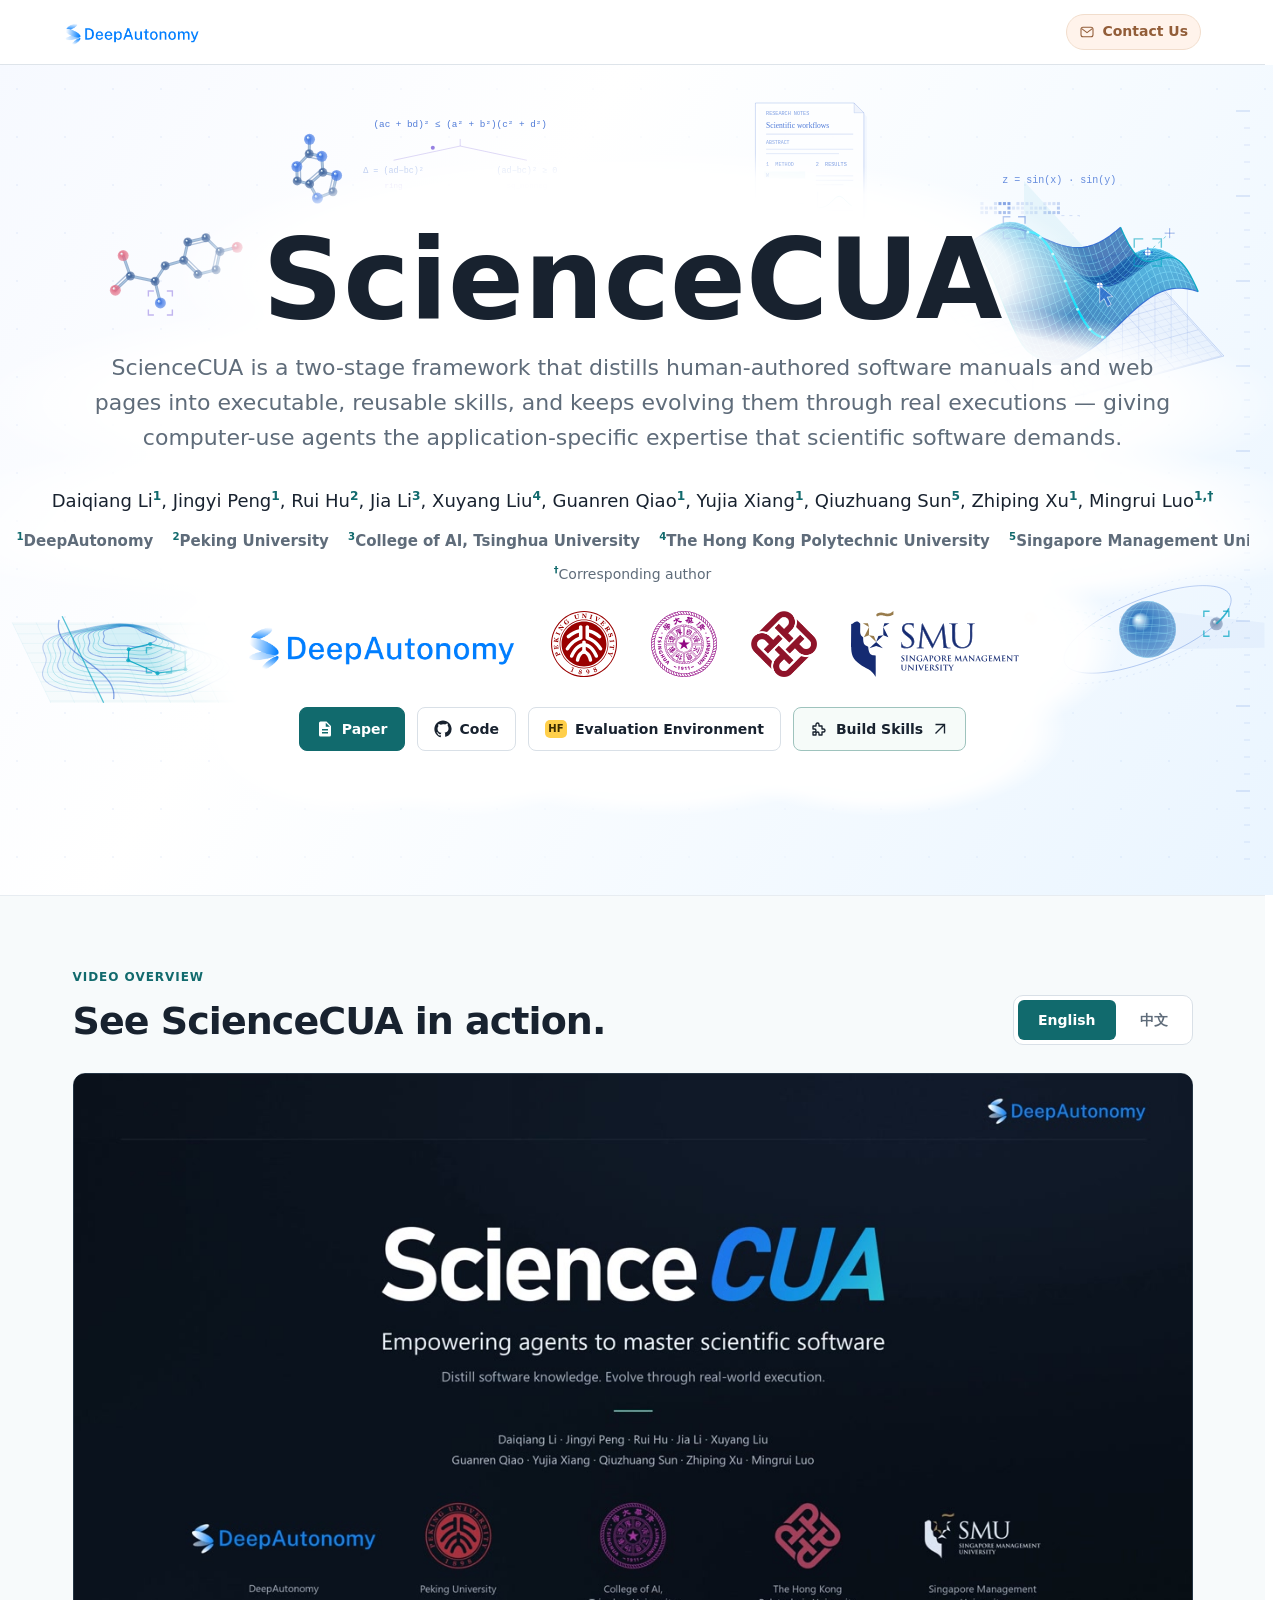
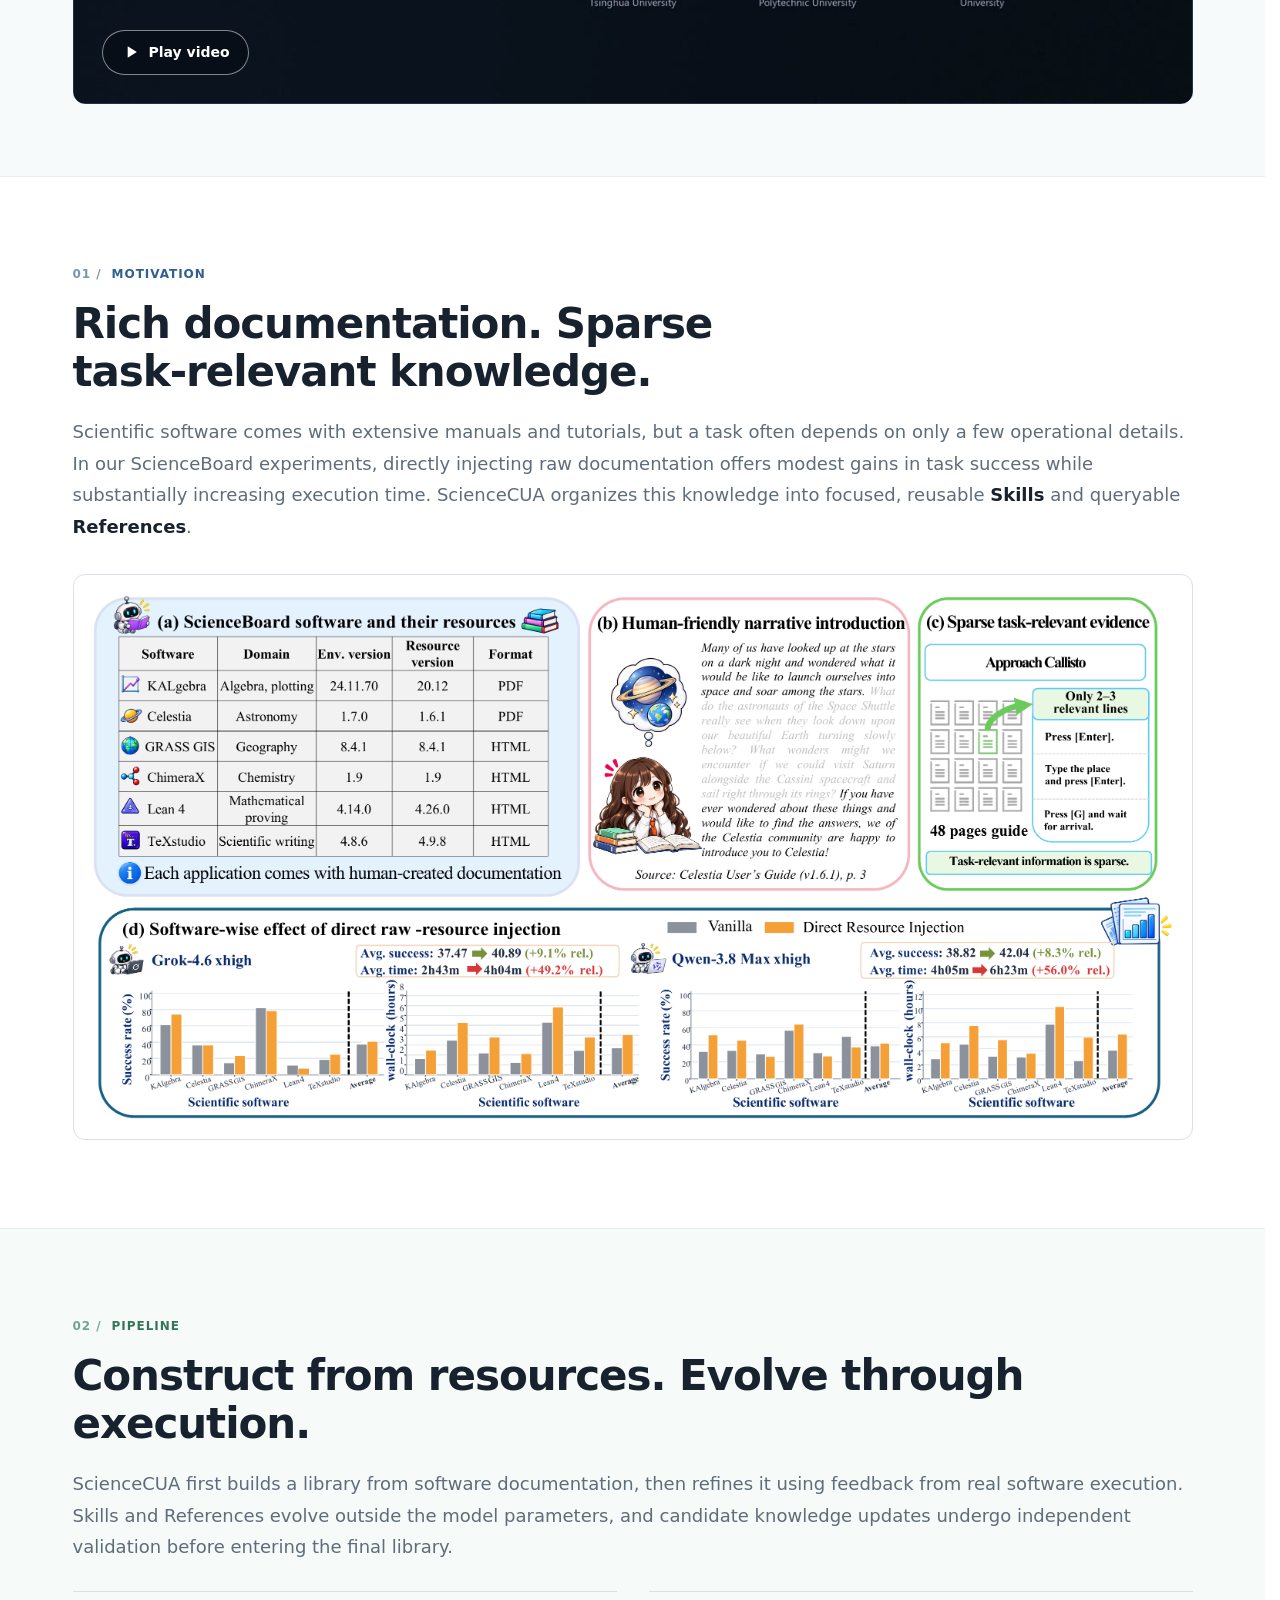
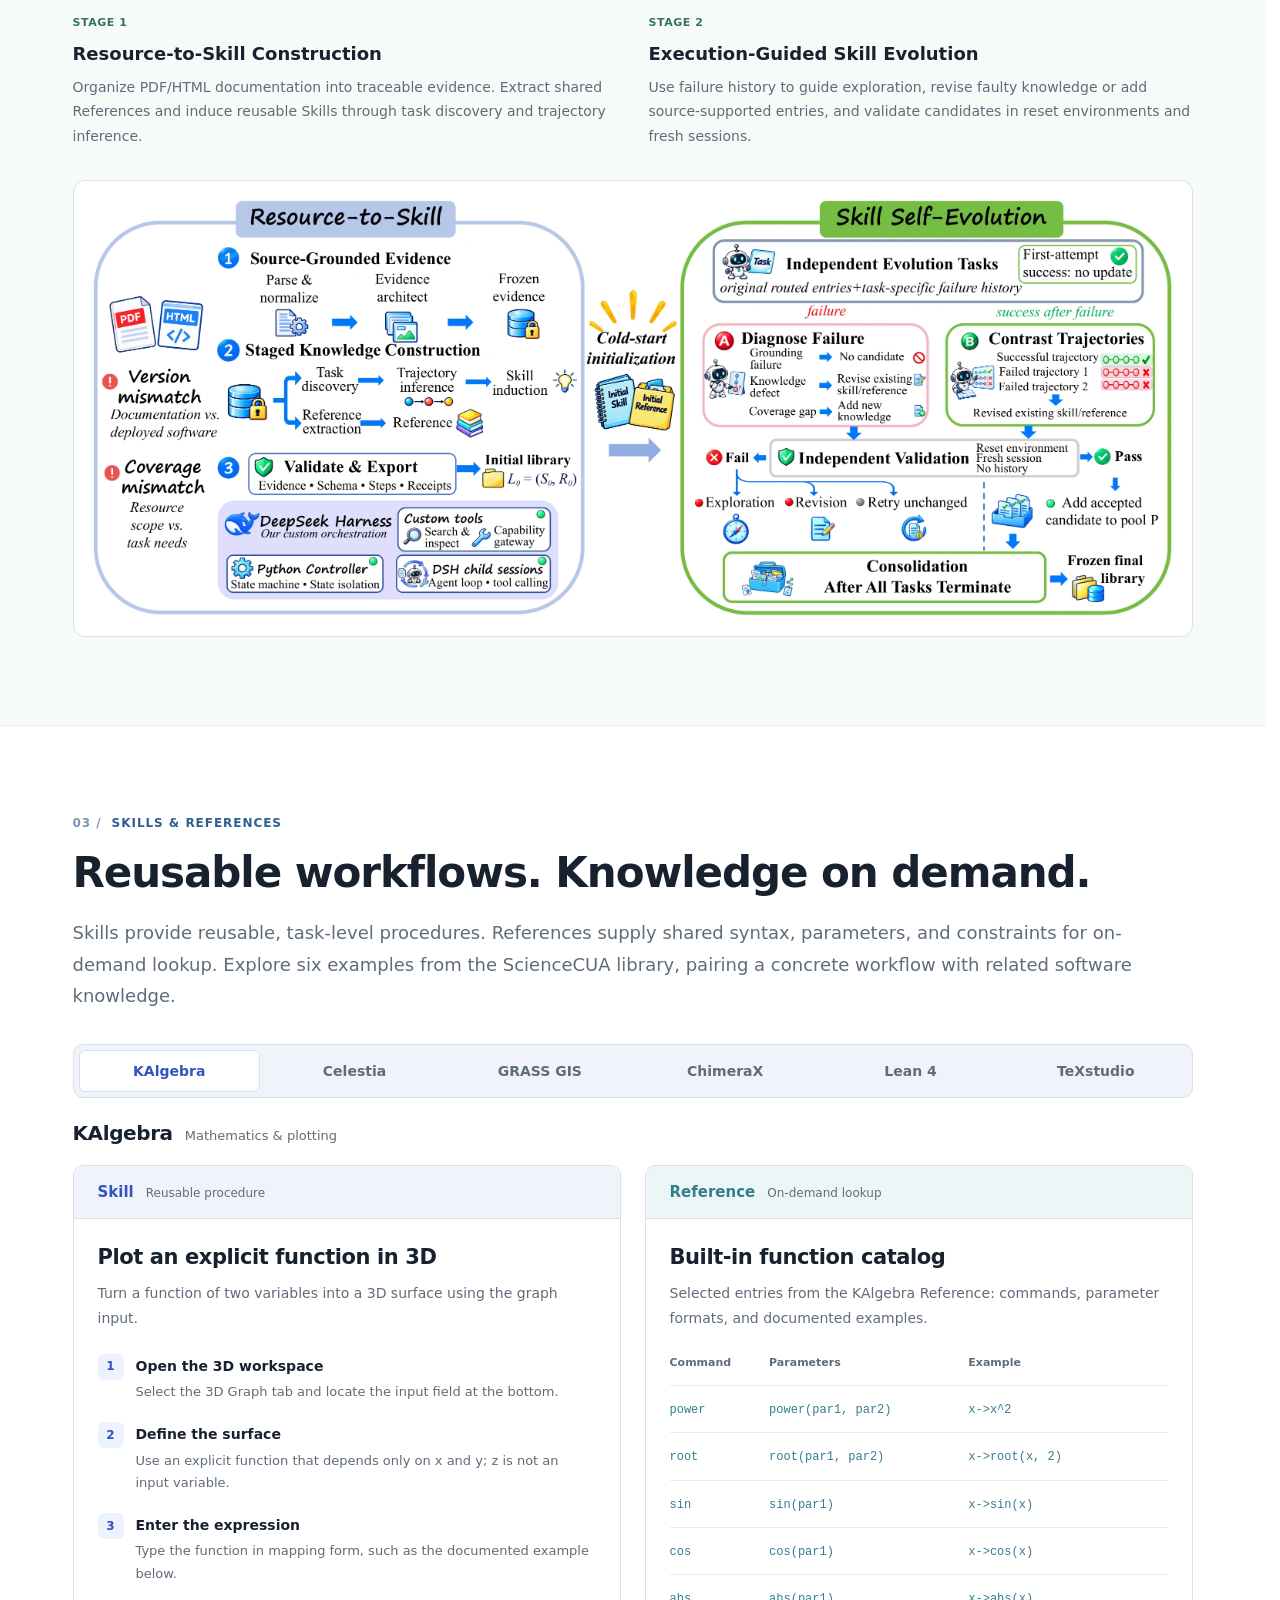
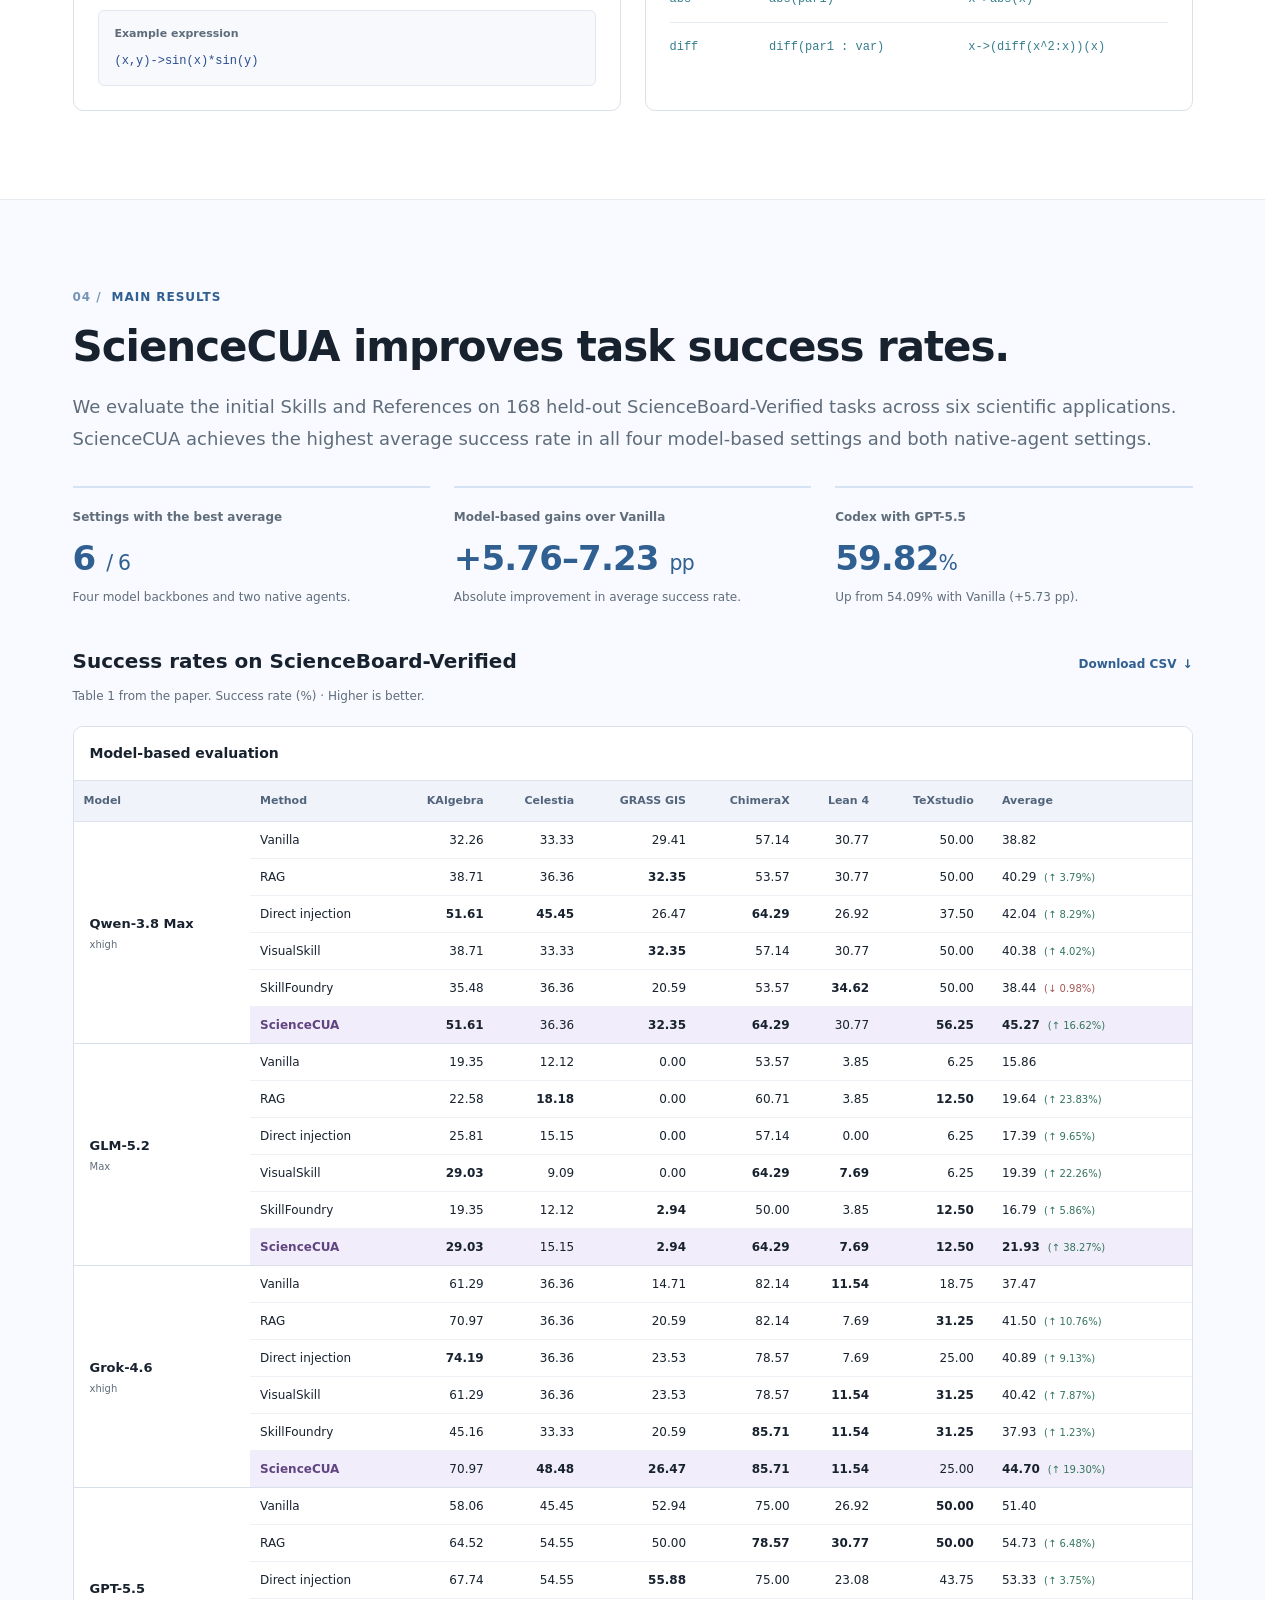
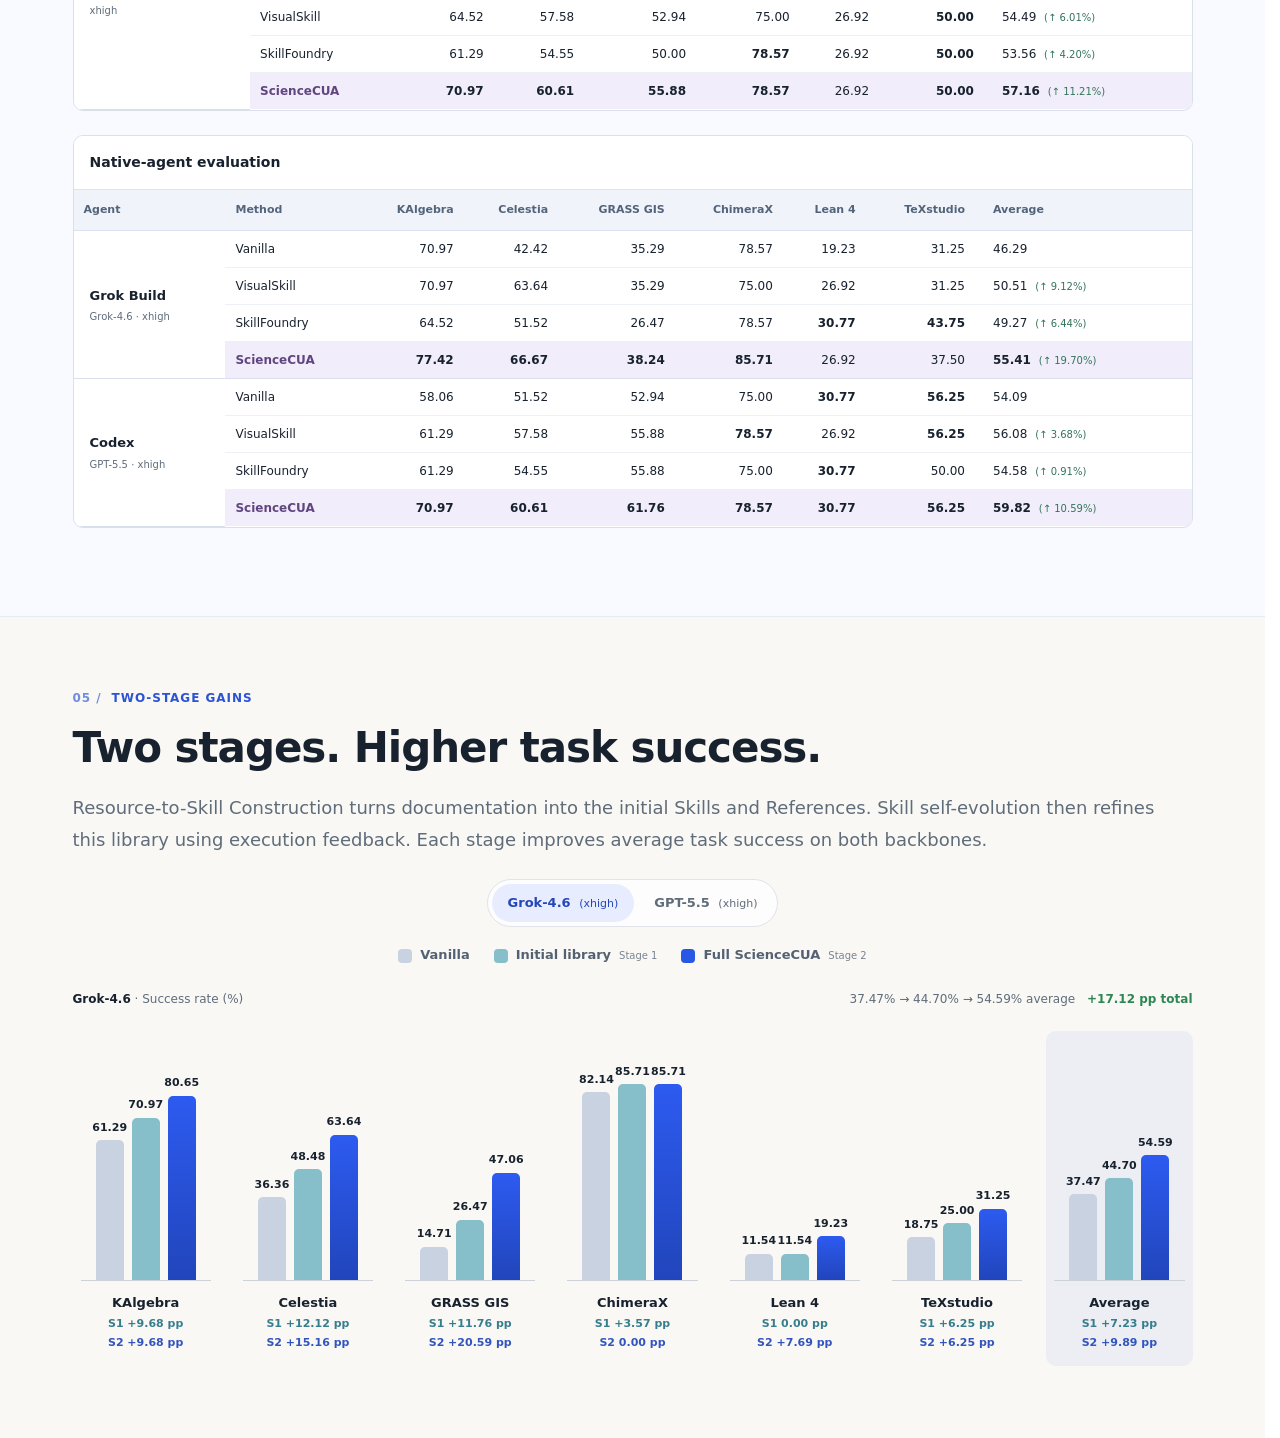
<file: website/index.html>
<!doctype html>
<html lang="en">
  <head>
    <meta charset="utf-8">
    <meta name="viewport" content="width=device-width, initial-scale=1">
    <meta name="description" content="ScienceCUA: Resource-to-Skill Construction and Execution-Guided Skill Evolution for Scientific Computer Use Agents.">
    <title>ScienceCUA</title>
    <link rel="stylesheet" href="styles.css?v=20261107-1">
    <script src="hero-background.js?v=20261107-1" defer></script>
    <script src="contact.js" defer></script>
    <script src="evolution.js" defer></script>
    <script src="knowledge.js" defer></script>
    <script src="build-skills.js" defer></script>
    <script src="promo-video.js" defer></script>
  </head>
  <body>
    <header class="site-header">
      <a class="brand" href="#top" aria-label="DeepAutonomy — ScienceCUA home">
        <img src="assets/affiliations/deepautonomy.png" alt="DeepAutonomy" width="1772" height="366">
      </a>
      <nav class="site-nav" aria-label="Primary navigation">
        <button class="nav-contact" id="contact-trigger" type="button" aria-haspopup="dialog" aria-controls="contact-dialog" aria-expanded="false">
          <svg viewBox="0 0 24 24" fill="none" stroke="currentColor" stroke-width="1.6" aria-hidden="true">
            <rect x="3" y="5" width="18" height="14" rx="3"/>
            <path d="m4 7 8 6 8-6"/>
          </svg>
          Contact Us
        </button>
      </nav>
    </header>

    <main id="top">
      <section class="hero" aria-labelledby="hero-title">
        <canvas id="science-background" class="science-background" aria-hidden="true"></canvas>
        <div class="hero-copy">
          <h1 id="hero-title">ScienceCUA</h1>
          <p class="hero-text">
            ScienceCUA is a two-stage framework that distills human-authored software manuals and web pages into executable, reusable skills, and keeps evolving them through real executions — giving computer-use agents the application-specific expertise that scientific software demands.
          </p>

          <p class="author-list">
            Daiqiang&nbsp;Li<sup>1</sup>,
            Jingyi&nbsp;Peng<sup>1</sup>,
            Rui&nbsp;Hu<sup>2</sup>,
            Jia&nbsp;Li<sup>3</sup>,
            Xuyang&nbsp;Liu<sup>4</sup>,
            Guanren&nbsp;Qiao<sup>1</sup>,
            Yujia&nbsp;Xiang<sup>1</sup>,
            Qiuzhuang&nbsp;Sun<sup>5</sup>,
            Zhiping&nbsp;Xu<sup>1</sup>,
            Mingrui&nbsp;Luo<sup>1,&dagger;</sup>
          </p>

          <ul class="affiliation-list" aria-label="Affiliations">
            <li><sup>1</sup>DeepAutonomy</li>
            <li><sup>2</sup>Peking University</li>
            <li><sup>3</sup>College of AI, Tsinghua University</li>
            <li><sup>4</sup>The Hong Kong Polytechnic University</li>
            <li><sup>5</sup>Singapore Management University</li>
          </ul>
          <p class="author-note"><sup>&dagger;</sup>Corresponding author</p>

          <ul class="logo-row" aria-label="Institution logos">
            <li><img src="assets/affiliations/deepautonomy.png" alt="DeepAutonomy"></li>
            <li><img src="assets/affiliations/pku.svg" alt="Peking University"></li>
            <li><img src="assets/affiliations/tsinghua.svg" alt="Tsinghua University"></li>
            <li><img src="assets/affiliations/polyu.png" alt="The Hong Kong Polytechnic University"></li>
            <li><img src="assets/affiliations/smu.svg" alt="Singapore Management University"></li>
          </ul>

          <div class="hero-actions" aria-label="Primary links">
            <a class="button primary" href="https://arxiv.org/abs/2611.03238">
              <svg class="button-icon" viewBox="0 0 24 24" aria-hidden="true">
                <path fill="currentColor" d="M14 2H6a2 2 0 0 0-2 2v16a2 2 0 0 0 2 2h12a2 2 0 0 0 2-2V8l-6-6Zm2 16H8v-2h8v2Zm0-4H8v-2h8v2Zm-3-5V3.5L18.5 9H13Z"/>
              </svg>
              Paper
            </a>
            <a class="button" href="https://github.com/DeepAutonomy-AI/ScienceCUA">
              <svg class="button-icon" viewBox="0 0 24 24" aria-hidden="true">
                <path fill="currentColor" d="M12 .5C5.65.5.5 5.65.5 12c0 5.1 3.29 9.43 7.86 10.96.58.11.79-.25.79-.56v-2c-3.2.7-3.88-1.54-3.88-1.54-.52-1.33-1.28-1.68-1.28-1.68-1.05-.72.08-.7.08-.7 1.16.08 1.77 1.19 1.77 1.19 1.03 1.76 2.7 1.25 3.36.96.1-.75.4-1.25.73-1.54-2.55-.29-5.23-1.28-5.23-5.69 0-1.26.45-2.29 1.19-3.09-.12-.29-.52-1.47.11-3.05 0 0 .97-.31 3.18 1.18A11.04 11.04 0 0 1 12 5.56c.98 0 1.96.13 2.88.38 2.2-1.49 3.17-1.18 3.17-1.18.63 1.58.23 2.76.11 3.05.74.8 1.19 1.83 1.19 3.09 0 4.42-2.69 5.39-5.25 5.68.41.36.78 1.06.78 2.14v3.18c0 .31.21.68.8.56A11.51 11.51 0 0 0 23.5 12C23.5 5.65 18.35.5 12 .5Z"/>
              </svg>
              Code
            </a>
            <a class="button" href="https://huggingface.co/lidaiqiang/ScienceBoard_Verified_Env">
              <span class="button-icon hf-icon" aria-hidden="true">HF</span>
              Evaluation Environment
            </a>
            <button class="button build-skills-button" id="build-skills-trigger" type="button" aria-haspopup="dialog" aria-controls="build-skills-dialog" aria-expanded="false">
              <svg class="button-icon" viewBox="0 0 24 24" fill="none" stroke="currentColor" stroke-width="1.8" stroke-linecap="round" stroke-linejoin="round" aria-hidden="true">
                <path d="M4 8h4V6a2 2 0 0 1 4 0v2h4v4h2a2 2 0 0 1 0 4h-2v4h-4v-2a2 2 0 0 0-4 0v2H4v-4h2a2 2 0 0 0 0-4H4Z"/>
              </svg>
              Build Skills
              <svg class="button-icon" viewBox="0 0 24 24" fill="none" stroke="currentColor" stroke-width="1.8" aria-hidden="true">
                <path d="M6 18 18 6M6 6h12v12"/>
              </svg>
            </button>
          </div>
        </div>
      </section>

      <section id="videos" class="promo-section" aria-labelledby="promo-title">
        <div class="research-inner">
          <header class="promo-heading">
            <div>
              <p class="promo-eyebrow">Video overview</p>
              <h2 id="promo-title">See ScienceCUA in action.</h2>
            </div>
            <div class="promo-languages" role="group" aria-label="Video language">
              <button type="button" aria-pressed="true" aria-controls="promo-video" data-video-src="assets/videos/sciencecua-en.mp4" data-video-poster="assets/videos/sciencecua-en.jpg" data-video-label="ScienceCUA promotional video in English">English</button>
              <button type="button" lang="zh-CN" aria-pressed="false" aria-controls="promo-video" data-video-src="assets/videos/sciencecua-zh.mp4" data-video-poster="assets/videos/sciencecua-zh.jpg" data-video-label="ScienceCUA promotional video in Chinese">中文</button>
            </div>
          </header>
          <div class="promo-frame">
            <video id="promo-video" class="promo-player" controls playsinline preload="none" width="2560" height="1440" poster="assets/videos/sciencecua-en.jpg" src="assets/videos/sciencecua-en.mp4" aria-label="ScienceCUA promotional video in English">
              Your browser does not support embedded video. Watch the <a href="assets/videos/sciencecua-en.mp4">English video</a> or the <a href="assets/videos/sciencecua-zh.mp4" lang="zh-CN">中文视频</a>.
            </video>
            <button id="promo-play" class="promo-play" type="button" aria-label="Play ScienceCUA promotional video in English" hidden>
              <img src="assets/videos/sciencecua-en.jpg" width="1280" height="720" alt="">
              <span class="promo-play-label"><svg viewBox="0 0 24 24" aria-hidden="true"><path fill="currentColor" d="m8 5 11 7-11 7Z"/></svg>Play video</span>
            </button>
          </div>
          <noscript>
            <p class="promo-fallback">Watch the <a href="assets/videos/sciencecua-en.mp4">English video</a> or the <a href="assets/videos/sciencecua-zh.mp4" lang="zh-CN">中文视频</a>.</p>
          </noscript>
        </div>
      </section>

      <section id="motivation" class="research-section research-motivation" aria-labelledby="motivation-title">
        <div class="research-inner">
          <header class="research-heading">
            <p class="research-eyebrow"><span aria-hidden="true">01 /</span> Motivation</p>
            <h2 id="motivation-title">Rich documentation. Sparse task-relevant knowledge.</h2>
            <p class="research-lead">
              Scientific software comes with extensive manuals and tutorials, but a task often depends on only a few operational details. In our ScienceBoard experiments, directly injecting raw documentation offers modest gains in task success while substantially increasing execution time. ScienceCUA organizes this knowledge into focused, reusable <strong>Skills</strong> and queryable <strong>References</strong>.
            </p>
          </header>

          <figure class="research-figure">
            <a class="figure-surface" href="assets/figures/motivation.pdf" target="_blank" rel="noopener noreferrer" aria-label="Open the full-resolution motivation figure as a PDF">
              <picture>
                <source srcset="assets/figures/motivation.webp" type="image/webp">
                <img src="assets/figures/motivation.png" width="2800" height="1361" loading="lazy" decoding="async" alt="Motivation for ScienceCUA: six scientific applications and their documentation, human-oriented narrative content, sparse task-relevant evidence, and success-rate and execution-time comparisons for direct resource injection.">
              </picture>
            </a>
          </figure>
        </div>
      </section>

      <section id="pipeline" class="research-section research-pipeline" aria-labelledby="pipeline-title">
        <div class="research-inner">
          <header class="research-heading">
            <p class="research-eyebrow"><span aria-hidden="true">02 /</span> Pipeline</p>
            <h2 id="pipeline-title">Construct from resources. Evolve through execution.</h2>
            <p class="research-lead">
              ScienceCUA first builds a library from software documentation, then refines it using feedback from real software execution. Skills and References evolve outside the model parameters, and candidate knowledge updates undergo independent validation before entering the final library.
            </p>
          </header>

          <ol class="pipeline-steps" aria-label="The two stages of ScienceCUA">
            <li>
              <span class="pipeline-step-label">Stage 1</span>
              <h3>Resource-to-Skill Construction</h3>
              <p>Organize PDF/HTML documentation into traceable evidence. Extract shared References and induce reusable Skills through task discovery and trajectory inference.</p>
            </li>
            <li>
              <span class="pipeline-step-label">Stage 2</span>
              <h3>Execution-Guided Skill Evolution</h3>
              <p>Use failure history to guide exploration, revise faulty knowledge or add source-supported entries, and validate candidates in reset environments and fresh sessions.</p>
            </li>
          </ol>

          <figure class="research-figure">
            <a class="figure-surface" href="assets/figures/pipeline.pdf" target="_blank" rel="noopener noreferrer" aria-label="Open the full-resolution ScienceCUA pipeline figure as a PDF">
              <picture>
                <source srcset="assets/figures/pipeline.webp" type="image/webp">
                <img src="assets/figures/pipeline.png" width="2800" height="1079" loading="lazy" decoding="async" alt="The ScienceCUA pipeline: source-grounded construction of Skills and References, followed by execution-guided skill evolution with failure diagnosis, trajectory comparison, independent validation, and consolidation into a frozen final library.">
              </picture>
            </a>
          </figure>
        </div>
      </section>

      <section id="skills-references" class="research-section research-examples" aria-labelledby="examples-title">
        <div class="research-inner">
          <header class="research-heading">
            <p class="research-eyebrow"><span aria-hidden="true">03 /</span> Skills &amp; References</p>
            <h2 id="examples-title">Reusable workflows. Knowledge on demand.</h2>
            <p class="research-lead">
              Skills provide reusable, task-level procedures. References supply shared syntax, parameters, and constraints for on-demand lookup. Explore six examples from the ScienceCUA library, pairing a concrete workflow with related software knowledge.
            </p>
          </header>

          <!-- knowledge-examples:start -->
          <div class="knowledge-explorer">
            <div class="knowledge-tabs" role="tablist" aria-label="Choose an application to explore its Skill and Reference" hidden>
              <button id="knowledge-tab-kalgebra" type="button" role="tab" aria-selected="true" aria-controls="knowledge-panel-kalgebra" tabindex="0">KAlgebra</button>
              <button id="knowledge-tab-celestia" type="button" role="tab" aria-selected="false" aria-controls="knowledge-panel-celestia" tabindex="-1">Celestia</button>
              <button id="knowledge-tab-grass" type="button" role="tab" aria-selected="false" aria-controls="knowledge-panel-grass" tabindex="-1">GRASS GIS</button>
              <button id="knowledge-tab-chimerax" type="button" role="tab" aria-selected="false" aria-controls="knowledge-panel-chimerax" tabindex="-1">ChimeraX</button>
              <button id="knowledge-tab-lean" type="button" role="tab" aria-selected="false" aria-controls="knowledge-panel-lean" tabindex="-1">Lean 4</button>
              <button id="knowledge-tab-texstudio" type="button" role="tab" aria-selected="false" aria-controls="knowledge-panel-texstudio" tabindex="-1">TeXstudio</button>
            </div>

            <div id="knowledge-panel-kalgebra" class="knowledge-panel" role="tabpanel" aria-labelledby="knowledge-tab-kalgebra" tabindex="0">
              <div class="knowledge-panel-heading">
                <h3>KAlgebra</h3>
                <p>Mathematics &amp; plotting</p>
              </div>
              <div class="knowledge-pair">
                <article class="knowledge-card knowledge-card-skill" aria-labelledby="knowledge-skill-kalgebra">
                  <header class="knowledge-card-header">
                    <strong>Skill</strong><span>Reusable procedure</span>
                  </header>
                  <div class="knowledge-card-body">
                    <h4 id="knowledge-skill-kalgebra">Plot an explicit function in 3D</h4>
                    <p class="knowledge-description">Turn a function of two variables into a 3D surface using the graph input.</p>
                    <ol class="knowledge-steps"><li><strong>Open the 3D workspace</strong><p>Select the 3D Graph tab and locate the input field at the bottom.</p></li><li><strong>Define the surface</strong><p>Use an explicit function that depends only on x and y; z is not an input variable.</p></li><li><strong>Enter the expression</strong><p>Type the function in mapping form, such as the documented example below.</p></li></ol>
                    <div class="knowledge-code"><span>Example expression</span><pre><code>(x,y)-&gt;sin(x)*sin(y)</code></pre></div>
                  </div>
                </article>
                <article class="knowledge-card knowledge-card-reference" aria-labelledby="knowledge-reference-kalgebra">
                  <header class="knowledge-card-header">
                    <strong>Reference</strong><span>On-demand lookup</span>
                  </header>
                  <div class="knowledge-card-body">
                    <h4 id="knowledge-reference-kalgebra">Built-in function catalog</h4>
                    <p class="knowledge-description">Selected entries from the KAlgebra Reference: commands, parameter formats, and documented examples.</p>

                    <div class="knowledge-reference-scroll" role="region" tabindex="0" aria-label="KAlgebra: Built-in function catalog"><table class="knowledge-reference-table knowledge-command-table">
                      <caption class="sr-only">KAlgebra: Built-in function catalog</caption>
                      <thead><tr><th scope="col">Command</th><th scope="col">Parameters</th><th scope="col">Example</th></tr></thead>
                      <tbody><tr><th scope="row"><code>power</code></th><td><code>power(par1, par2)</code></td><td><code>x-&gt;x^2</code></td></tr><tr><th scope="row"><code>root</code></th><td><code>root(par1, par2)</code></td><td><code>x-&gt;root(x, 2)</code></td></tr><tr><th scope="row"><code>sin</code></th><td><code>sin(par1)</code></td><td><code>x-&gt;sin(x)</code></td></tr><tr><th scope="row"><code>cos</code></th><td><code>cos(par1)</code></td><td><code>x-&gt;cos(x)</code></td></tr><tr><th scope="row"><code>abs</code></th><td><code>abs(par1)</code></td><td><code>x-&gt;abs(x)</code></td></tr><tr><th scope="row"><code>diff</code></th><td><code>diff(par1 : var)</code></td><td><code>x-&gt;(diff(x^2:x))(x)</code></td></tr></tbody>
                    </table></div>

                  </div>
                </article>
              </div>
            </div>
            <div id="knowledge-panel-celestia" class="knowledge-panel" role="tabpanel" aria-labelledby="knowledge-tab-celestia" tabindex="0">
              <div class="knowledge-panel-heading">
                <h3>Celestia</h3>
                <p>Astronomy &amp; simulation</p>
              </div>
              <div class="knowledge-pair">
                <article class="knowledge-card knowledge-card-skill" aria-labelledby="knowledge-skill-celestia">
                  <header class="knowledge-card-header">
                    <strong>Skill</strong><span>Reusable procedure</span>
                  </header>
                  <div class="knowledge-card-body">
                    <h4 id="knowledge-skill-celestia">Find and observe an eclipse</h4>
                    <p class="knowledge-description">Locate a solar or lunar eclipse, travel to the event, and control its progression.</p>
                    <ol class="knowledge-steps"><li><strong>Enable eclipse shadows</strong><p>Open Render → View Options and enable Eclipse Shadows.</p></li><li><strong>Define the search</strong><p>Open Navigation → Eclipse Finder and choose the type, planet, and date range. For Jupiter through Neptune, keep the range to one year or less.</p></li><li><strong>Travel to the event</strong><p>Click Compute, select an eclipse, then use the set-date-and-GoTo button and close the dialog.</p></li><li><strong>Control and restore time</strong><p>Press L to accelerate. Use the backslash key to restore the real-time rate, then Time → Set Time → Set to Current time to return to the present.</p></li></ol>

                  </div>
                </article>
                <article class="knowledge-card knowledge-card-reference" aria-labelledby="knowledge-reference-celestia">
                  <header class="knowledge-card-header">
                    <strong>Reference</strong><span>On-demand lookup</span>
                  </header>
                  <div class="knowledge-card-body">
                    <h4 id="knowledge-reference-celestia">Display and render settings</h4>
                    <p class="knowledge-description">Shared display options, parameter ranges, and visibility rules used across observation tasks.</p>

                    <div class="knowledge-reference-scroll" role="region" tabindex="0" aria-label="Celestia: Display and render settings"><table class="knowledge-reference-table knowledge-settings-table">
                      <caption class="sr-only">Celestia: Display and render settings</caption>
                      <thead><tr><th scope="col">Setting</th><th scope="col">Value / rule</th><th scope="col">Meaning</th></tr></thead>
                      <tbody><tr><th scope="row">Ambient Light</th><td>0–1.0; step: 0.05</td><td>Adjusts illumination in shadowed regions.</td></tr><tr><th scope="row">Stars Visible</th><td>Limiting magnitude: 0–15.0</td><td>Higher limits include fainter stars.</td></tr><tr><th scope="row">Star Style</th><td>Fuzzy Points / Points / Scaled Discs</td><td>Three supported ways to draw stars.</td></tr><tr><th scope="row">Equatorial Grid</th><td>Right ascension (RA), declination (Dec)</td><td>A sky grid based on Earth&#x27;s equator.</td></tr><tr><th scope="row">Horizontal Grid</th><td>Azimuth, altitude</td><td>A local sky grid that depends on the observer&#x27;s location.</td></tr><tr><th scope="row">Labels &amp; Orbits</th><td>Distance-sensitive</td><td>Enabled labels and orbits may appear only as you approach.</td></tr></tbody>
                    </table></div>

                  </div>
                </article>
              </div>
            </div>
            <div id="knowledge-panel-grass" class="knowledge-panel" role="tabpanel" aria-labelledby="knowledge-tab-grass" tabindex="0">
              <div class="knowledge-panel-heading">
                <h3>GRASS GIS</h3>
                <p>Geospatial analysis</p>
              </div>
              <div class="knowledge-pair">
                <article class="knowledge-card knowledge-card-skill" aria-labelledby="knowledge-skill-grass">
                  <header class="knowledge-card-header">
                    <strong>Skill</strong><span>Reusable procedure</span>
                  </header>
                  <div class="knowledge-card-body">
                    <h4 id="knowledge-skill-grass">Display a filtered, labeled vector map</h4>
                    <p class="knowledge-description">Select vector features by attribute and render their geometry with readable labels.</p>
                    <ol class="knowledge-steps"><li><strong>Choose the map</strong><p>Prepare d.vect with the vector map name and display=shape in an active graphics frame.</p></li><li><strong>Filter the features</strong><p>Use cats for categories or where for an SQL condition, omitting the WHERE keyword.</p></li><li><strong>Set labels and colors</strong><p>Choose attribute_column for labels. Set feature and fill colors, or use -c for category-based random colors.</p></li><li><strong>Render the selection</strong><p>Run the assembled command. The library includes this example using the Spearfish soils map.</p></li></ol>
                    <div class="knowledge-code"><span>Documented command</span><pre><code>d.vect -c map=soils where=&quot;label=&#x27;VBF&#x27;&quot; display=shape attribute_column=label</code></pre></div>
                  </div>
                </article>
                <article class="knowledge-card knowledge-card-reference" aria-labelledby="knowledge-reference-grass">
                  <header class="knowledge-card-header">
                    <strong>Reference</strong><span>On-demand lookup</span>
                  </header>
                  <div class="knowledge-card-body">
                    <h4 id="knowledge-reference-grass">d.vect parameters</h4>
                    <p class="knowledge-description">Selected key=value parameters for input, filtering, styling, and labels.</p>
                    <p class="knowledge-table-hint">10 selected parameters · Scroll to explore</p>
                    <div class="knowledge-reference-scroll knowledge-parameter-scroll" role="region" tabindex="0" aria-label="GRASS GIS: d.vect parameters"><table class="knowledge-reference-table knowledge-parameter-table">
                      <caption class="sr-only">GRASS GIS: d.vect parameters</caption>
                      <thead><tr><th scope="col">Parameter</th><th scope="col">Value / default</th><th scope="col">Purpose</th></tr></thead>
                      <tbody><tr><th scope="row"><code>map</code></th><td><code>name (required)</code></td><td>Vector map to display.</td></tr><tr><th scope="row"><code>layer</code></th><td><code>string; default: 1</code></td><td>Attribute-table layer number or name; -1 selects all layers.</td></tr><tr><th scope="row"><code>display</code></th><td><code>shape (default)</code></td><td>Draw geometry; other modes are cat, topo, vert, dir, and zcoor.</td></tr><tr><th scope="row"><code>type</code></th><td><code>point,line,area,face (default)</code></td><td>Select feature types; boundary and centroid are also supported.</td></tr><tr><th scope="row"><code>cats</code></th><td><code>1,3,7-9,13 (example)</code></td><td>Filter by category values or ranges.</td></tr><tr><th scope="row"><code>where</code></th><td><code>sql_query</code></td><td>Filter with an SQL condition, omitting the WHERE keyword.</td></tr><tr><th scope="row"><code>attribute_column</code></th><td><code>name</code></td><td>Column whose values appear as labels.</td></tr><tr><th scope="row"><code>color</code></th><td><code>0:29:57 (default)</code></td><td>Feature color: a named color, R:G:B triplet, or none.</td></tr><tr><th scope="row"><code>fill_color</code></th><td><code>0:103:204 (default)</code></td><td>Area fill color: a named color, R:G:B triplet, or none.</td></tr><tr><th scope="row"><code>label_size</code></th><td><code>integer; default: 8</code></td><td>Label size in pixels.</td></tr></tbody>
                    </table></div>

                  </div>
                </article>
              </div>
            </div>
            <div id="knowledge-panel-chimerax" class="knowledge-panel" role="tabpanel" aria-labelledby="knowledge-tab-chimerax" tabindex="0">
              <div class="knowledge-panel-heading">
                <h3>ChimeraX</h3>
                <p>Molecular visualization</p>
              </div>
              <div class="knowledge-pair">
                <article class="knowledge-card knowledge-card-skill" aria-labelledby="knowledge-skill-chimerax">
                  <header class="knowledge-card-header">
                    <strong>Skill</strong><span>Reusable procedure</span>
                  </header>
                  <div class="knowledge-card-body">
                    <h4 id="knowledge-skill-chimerax">Show a selected residue as sticks</h4>
                    <p class="knowledge-description">Use interactive selection to change the representation of one residue in a displayed structure.</p>
                    <ol class="knowledge-steps"><li><strong>Select an atom</strong><p>With the default mouse assignment, Ctrl-click an atom in the desired residue to replace the previous selection.</p></li><li><strong>Expand to the residue</strong><p>Keep focus in the graphics window and press the up arrow once.</p></li><li><strong>Apply the representation</strong><p>Run style sel stick. The sel target limits the command to the current selection.</p></li></ol>
                    <div class="knowledge-code"><span>Command for the current selection</span><pre><code>style sel stick</code></pre></div>
                  </div>
                </article>
                <article class="knowledge-card knowledge-card-reference" aria-labelledby="knowledge-reference-chimerax">
                  <header class="knowledge-card-header">
                    <strong>Reference</strong><span>On-demand lookup</span>
                  </header>
                  <div class="knowledge-card-body">
                    <h4 id="knowledge-reference-chimerax">Target specification syntax</h4>
                    <p class="knowledge-description">Read targets from model to chain, residue, and atom. Combine these symbols in order to narrow the target.</p>

                    <div class="knowledge-reference-scroll" role="region" tabindex="0" aria-label="ChimeraX: Target specification syntax"><table class="knowledge-reference-table knowledge-hierarchy-table">
                      <caption class="sr-only">ChimeraX: Target specification syntax</caption>
                      <thead><tr><th scope="col">Level</th><th scope="col">Syntax</th><th scope="col">Example</th></tr></thead>
                      <tbody><tr><th scope="row">Model</th><td><code>#</code></td><td><code>#1</code></td></tr><tr><th scope="row">Chain</th><td><code>/</code></td><td><code>/A</code></td></tr><tr><th scope="row">Residue</th><td><code>:</code></td><td><code>:51</code></td></tr><tr><th scope="row">Atom</th><td><code>@</code></td><td><code>@ca</code></td></tr></tbody>
                    </table></div>
                    <div class="knowledge-reference-note"><h5>Example from the Reference</h5><code>#1,2:50,70-85@ca</code><p>CA atoms in residues 50 and 70–85 of models 1 and 2.</p></div><div class="knowledge-reference-note"><h5>Current selection</h5><code>sel</code><p>Target the currently selected items, independently of the hierarchy above.</p></div>
                  </div>
                </article>
              </div>
            </div>
            <div id="knowledge-panel-lean" class="knowledge-panel" role="tabpanel" aria-labelledby="knowledge-tab-lean" tabindex="0">
              <div class="knowledge-panel-heading">
                <h3>Lean 4</h3>
                <p>Formal reasoning</p>
              </div>
              <div class="knowledge-pair">
                <article class="knowledge-card knowledge-card-skill" aria-labelledby="knowledge-skill-lean">
                  <header class="knowledge-card-header">
                    <strong>Skill</strong><span>Reusable procedure</span>
                  </header>
                  <div class="knowledge-card-body">
                    <h4 id="knowledge-skill-lean">Prove an equality by induction</h4>
                    <p class="knowledge-description">Prove 0 + n = n by following the recursive structure of natural-number addition.</p>
                    <ol class="knowledge-steps"><li><strong>State the goal</strong><p>Introduce n : Nat and begin the theorem&#x27;s tactic proof with by.</p></li><li><strong>Split the cases</strong><p>Use induction n with to create zero and successor branches, naming the induction hypothesis ih.</p></li><li><strong>Close the base case</strong><p>Use rfl when the zero case reduces to reflexive equality.</p></li><li><strong>Rewrite the successor case</strong><p>Apply the successor equation and then the induction hypothesis with rw [Nat.add_succ, ih].</p></li></ol>
                    <div class="knowledge-code"><span>Proof from the library</span><pre><code>namespace Hidden

theorem zero_add (n : Nat) : 0 + n = n := by
  induction n with
  | zero =&gt; rfl
  | succ n ih =&gt; rw [Nat.add_succ, ih]

end Hidden</code></pre></div>
                  </div>
                </article>
                <article class="knowledge-card knowledge-card-reference" aria-labelledby="knowledge-reference-lean">
                  <header class="knowledge-card-header">
                    <strong>Reference</strong><span>On-demand lookup</span>
                  </header>
                  <div class="knowledge-card-body">
                    <h4 id="knowledge-reference-lean">Tactic commands and goal effects</h4>
                    <p class="knowledge-description">Reusable rules explain how individual tactics transform or close proof goals.</p>

                    <table class="knowledge-reference-table">
                      <caption class="sr-only">Lean 4: Tactic commands and goal effects</caption>
                      <thead><tr><th scope="col">Entry</th><th scope="col">Meaning / constraint</th></tr></thead>
                      <tbody><tr><th scope="row"><code>by</code></th><td>Enter tactic mode where a proof term is expected.</td></tr><tr><th scope="row"><code>rfl</code></th><td>Close a reflexive relation when its arguments are definitionally equal.</td></tr><tr><th scope="row"><code>rw [h]</code></th><td>Use an equality to substitute in a goal or hypothesis.</td></tr><tr><th scope="row"><code>rw [h₁, h₂]</code></th><td>Apply several rewrites in sequence.</td></tr><tr><th scope="row"><code>apply / exact</code></th><td>Apply an expression and create remaining goals, or supply a term that fills the goal exactly.</td></tr></tbody>
                    </table>

                  </div>
                </article>
              </div>
            </div>
            <div id="knowledge-panel-texstudio" class="knowledge-panel" role="tabpanel" aria-labelledby="knowledge-tab-texstudio" tabindex="0">
              <div class="knowledge-panel-heading">
                <h3>TeXstudio</h3>
                <p>Scientific writing</p>
              </div>
              <div class="knowledge-pair">
                <article class="knowledge-card knowledge-card-skill" aria-labelledby="knowledge-skill-texstudio">
                  <header class="knowledge-card-header">
                    <strong>Skill</strong><span>Reusable procedure</span>
                  </header>
                  <div class="knowledge-card-body">
                    <h4 id="knowledge-skill-texstudio">Keep pdfLaTeX output in a build folder</h4>
                    <p class="knowledge-description">Route generated files into a subfolder and keep TeXstudio&#x27;s log and PDF lookup in sync.</p>
                    <ol class="knowledge-steps"><li><strong>Open configuration</strong><p>Open Options → Configure TeXstudio and show advanced options if the settings are hidden.</p></li><li><strong>Set the output folder</strong><p>Under Commands, add -output-directory=build to the pdfLaTeX command.</p></li><li><strong>Update the log search path</strong><p>Under Build → Build options, add build as an additional search folder for log files.</p></li><li><strong>Update the PDF search path</strong><p>Add build for PDF files too. The documented Clean Auxiliary Files dialog does not clean files stored in a different folder this way.</p></li></ol>
                    <div class="knowledge-code"><span>pdfLaTeX command argument</span><pre><code>-output-directory=build</code></pre></div>
                  </div>
                </article>
                <article class="knowledge-card knowledge-card-reference" aria-labelledby="knowledge-reference-texstudio">
                  <header class="knowledge-card-header">
                    <strong>Reference</strong><span>On-demand lookup</span>
                  </header>
                  <div class="knowledge-card-body">
                    <h4 id="knowledge-reference-texstudio">Build and navigation shortcuts</h4>
                    <p class="knowledge-description">Common shortcuts for compiling documents, viewing PDFs, and locating source positions or errors.</p>

                    <table class="knowledge-reference-table">
                      <caption class="sr-only">TeXstudio: Build and navigation shortcuts</caption>
                      <thead><tr><th scope="col">Shortcut</th><th scope="col">Meaning / constraint</th></tr></thead>
                      <tbody><tr><th scope="row"><code>F5</code></th><td>Build &amp; View: compile the document, then open the resulting PDF.</td></tr><tr><th scope="row"><code>F6</code></th><td>Compile the current document using its configured compiler.</td></tr><tr><th scope="row"><code>F7</code></th><td>Open the PDF viewer; with SyncTeX enabled, navigate to the current source position.</td></tr><tr><th scope="row"><code>Ctrl+left click</code></th><td>With SyncTeX enabled, jump from a source word to its PDF position, or from the PDF back to the corresponding source.</td></tr><tr><th scope="row"><code>Ctrl+Shift+↑ / ↓</code></th><td>Navigate to the previous or next reported error in the source and log.</td></tr></tbody>
                    </table>

                  </div>
                </article>
              </div>
            </div>
          </div>
          <!-- knowledge-examples:end -->
        </div>
      </section>

      <section id="results" class="research-section research-results" aria-labelledby="results-title">
        <div class="research-inner">
          <header class="research-heading">
            <p class="research-eyebrow"><span aria-hidden="true">04 /</span> Main Results</p>
            <h2 id="results-title">ScienceCUA improves task success rates.</h2>
            <p class="research-lead">
              We evaluate the initial Skills and References on 168 held-out ScienceBoard-Verified tasks across six scientific applications. ScienceCUA achieves the highest average success rate in all four model-based settings and both native-agent settings.
            </p>
          </header>

          <dl class="results-highlights" aria-label="Main experimental findings">
            <div>
              <dt>Settings with the best average</dt>
              <dd>6 <span>/ 6</span><small>Four model backbones and two native agents.</small></dd>
            </div>
            <div>
              <dt>Model-based gains over Vanilla</dt>
              <dd>+5.76–7.23 <span>pp</span><small>Absolute improvement in average success rate.</small></dd>
            </div>
            <div>
              <dt>Codex with GPT-5.5</dt>
              <dd>59.82<span>%</span><small>Up from 54.09% with Vanilla (+5.73 pp).</small></dd>
            </div>
          </dl>

          <div class="results-table-heading">
            <h3>Success rates on ScienceBoard-Verified</h3>
            <a class="results-download" href="assets/data/main-results.csv" download>Download CSV <span aria-hidden="true">↓</span></a>
          </div>
          <p class="results-table-intro">Table 1 from the paper. Success rate (%) · Higher is better.</p>
          <p class="results-scroll-hint">Scroll horizontally to view every application <span aria-hidden="true">↔</span></p>
          <div class="results-table-wrap" role="region" aria-labelledby="model-results-caption" tabindex="0">
            <table class="results-table">
              <caption id="model-results-caption">Model-based evaluation</caption>
              <thead>
                <tr>
                  <th scope="col">Model</th>
                  <th scope="col">Method</th>
                  <th scope="col">KAlgebra</th>
                  <th scope="col">Celestia</th>
                  <th scope="col">GRASS GIS</th>
                  <th scope="col">ChimeraX</th>
                  <th scope="col">Lean 4</th>
                  <th scope="col">TeXstudio</th>
                  <th scope="col">Average</th>
                </tr>
              </thead>
                <tbody>
                  <tr>
                    <th class="result-model" scope="rowgroup" rowspan="6">Qwen-3.8 Max<span>xhigh</span></th>
                    <th class="result-method" scope="row">Vanilla</th>
                    <td>32.26</td>
                    <td>33.33</td>
                    <td>29.41</td>
                    <td>57.14</td>
                    <td>30.77</td>
                    <td>50.00</td>
                    <td>38.82</td>
                  </tr>
                  <tr>
                    <th class="result-method" scope="row">RAG</th>
                    <td>38.71</td>
                    <td>36.36</td>
                    <td><strong>32.35</strong></td>
                    <td>53.57</td>
                    <td>30.77</td>
                    <td>50.00</td>
                    <td>40.29 <span class="result-change result-change-up">(↑ 3.79%)</span></td>
                  </tr>
                  <tr>
                    <th class="result-method" scope="row">Direct injection</th>
                    <td><strong>51.61</strong></td>
                    <td><strong>45.45</strong></td>
                    <td>26.47</td>
                    <td><strong>64.29</strong></td>
                    <td>26.92</td>
                    <td>37.50</td>
                    <td>42.04 <span class="result-change result-change-up">(↑ 8.29%)</span></td>
                  </tr>
                  <tr>
                    <th class="result-method" scope="row">VisualSkill</th>
                    <td>38.71</td>
                    <td>33.33</td>
                    <td><strong>32.35</strong></td>
                    <td>57.14</td>
                    <td>30.77</td>
                    <td>50.00</td>
                    <td>40.38 <span class="result-change result-change-up">(↑ 4.02%)</span></td>
                  </tr>
                  <tr>
                    <th class="result-method" scope="row">SkillFoundry</th>
                    <td>35.48</td>
                    <td>36.36</td>
                    <td>20.59</td>
                    <td>53.57</td>
                    <td><strong>34.62</strong></td>
                    <td>50.00</td>
                    <td>38.44 <span class="result-change result-change-down">(↓ 0.98%)</span></td>
                  </tr>
                  <tr class="result-ours">
                    <th class="result-method" scope="row">ScienceCUA</th>
                    <td><strong>51.61</strong></td>
                    <td>36.36</td>
                    <td><strong>32.35</strong></td>
                    <td><strong>64.29</strong></td>
                    <td>30.77</td>
                    <td><strong>56.25</strong></td>
                    <td><strong>45.27</strong> <span class="result-change result-change-up">(↑ 16.62%)</span></td>
                  </tr>
                </tbody>
                <tbody>
                  <tr>
                    <th class="result-model" scope="rowgroup" rowspan="6">GLM-5.2<span>Max</span></th>
                    <th class="result-method" scope="row">Vanilla</th>
                    <td>19.35</td>
                    <td>12.12</td>
                    <td>0.00</td>
                    <td>53.57</td>
                    <td>3.85</td>
                    <td>6.25</td>
                    <td>15.86</td>
                  </tr>
                  <tr>
                    <th class="result-method" scope="row">RAG</th>
                    <td>22.58</td>
                    <td><strong>18.18</strong></td>
                    <td>0.00</td>
                    <td>60.71</td>
                    <td>3.85</td>
                    <td><strong>12.50</strong></td>
                    <td>19.64 <span class="result-change result-change-up">(↑ 23.83%)</span></td>
                  </tr>
                  <tr>
                    <th class="result-method" scope="row">Direct injection</th>
                    <td>25.81</td>
                    <td>15.15</td>
                    <td>0.00</td>
                    <td>57.14</td>
                    <td>0.00</td>
                    <td>6.25</td>
                    <td>17.39 <span class="result-change result-change-up">(↑ 9.65%)</span></td>
                  </tr>
                  <tr>
                    <th class="result-method" scope="row">VisualSkill</th>
                    <td><strong>29.03</strong></td>
                    <td>9.09</td>
                    <td>0.00</td>
                    <td><strong>64.29</strong></td>
                    <td><strong>7.69</strong></td>
                    <td>6.25</td>
                    <td>19.39 <span class="result-change result-change-up">(↑ 22.26%)</span></td>
                  </tr>
                  <tr>
                    <th class="result-method" scope="row">SkillFoundry</th>
                    <td>19.35</td>
                    <td>12.12</td>
                    <td><strong>2.94</strong></td>
                    <td>50.00</td>
                    <td>3.85</td>
                    <td><strong>12.50</strong></td>
                    <td>16.79 <span class="result-change result-change-up">(↑ 5.86%)</span></td>
                  </tr>
                  <tr class="result-ours">
                    <th class="result-method" scope="row">ScienceCUA</th>
                    <td><strong>29.03</strong></td>
                    <td>15.15</td>
                    <td><strong>2.94</strong></td>
                    <td><strong>64.29</strong></td>
                    <td><strong>7.69</strong></td>
                    <td><strong>12.50</strong></td>
                    <td><strong>21.93</strong> <span class="result-change result-change-up">(↑ 38.27%)</span></td>
                  </tr>
                </tbody>
                <tbody>
                  <tr>
                    <th class="result-model" scope="rowgroup" rowspan="6">Grok-4.6<span>xhigh</span></th>
                    <th class="result-method" scope="row">Vanilla</th>
                    <td>61.29</td>
                    <td>36.36</td>
                    <td>14.71</td>
                    <td>82.14</td>
                    <td><strong>11.54</strong></td>
                    <td>18.75</td>
                    <td>37.47</td>
                  </tr>
                  <tr>
                    <th class="result-method" scope="row">RAG</th>
                    <td>70.97</td>
                    <td>36.36</td>
                    <td>20.59</td>
                    <td>82.14</td>
                    <td>7.69</td>
                    <td><strong>31.25</strong></td>
                    <td>41.50 <span class="result-change result-change-up">(↑ 10.76%)</span></td>
                  </tr>
                  <tr>
                    <th class="result-method" scope="row">Direct injection</th>
                    <td><strong>74.19</strong></td>
                    <td>36.36</td>
                    <td>23.53</td>
                    <td>78.57</td>
                    <td>7.69</td>
                    <td>25.00</td>
                    <td>40.89 <span class="result-change result-change-up">(↑ 9.13%)</span></td>
                  </tr>
                  <tr>
                    <th class="result-method" scope="row">VisualSkill</th>
                    <td>61.29</td>
                    <td>36.36</td>
                    <td>23.53</td>
                    <td>78.57</td>
                    <td><strong>11.54</strong></td>
                    <td><strong>31.25</strong></td>
                    <td>40.42 <span class="result-change result-change-up">(↑ 7.87%)</span></td>
                  </tr>
                  <tr>
                    <th class="result-method" scope="row">SkillFoundry</th>
                    <td>45.16</td>
                    <td>33.33</td>
                    <td>20.59</td>
                    <td><strong>85.71</strong></td>
                    <td><strong>11.54</strong></td>
                    <td><strong>31.25</strong></td>
                    <td>37.93 <span class="result-change result-change-up">(↑ 1.23%)</span></td>
                  </tr>
                  <tr class="result-ours">
                    <th class="result-method" scope="row">ScienceCUA</th>
                    <td>70.97</td>
                    <td><strong>48.48</strong></td>
                    <td><strong>26.47</strong></td>
                    <td><strong>85.71</strong></td>
                    <td><strong>11.54</strong></td>
                    <td>25.00</td>
                    <td><strong>44.70</strong> <span class="result-change result-change-up">(↑ 19.30%)</span></td>
                  </tr>
                </tbody>
                <tbody>
                  <tr>
                    <th class="result-model" scope="rowgroup" rowspan="6">GPT-5.5<span>xhigh</span></th>
                    <th class="result-method" scope="row">Vanilla</th>
                    <td>58.06</td>
                    <td>45.45</td>
                    <td>52.94</td>
                    <td>75.00</td>
                    <td>26.92</td>
                    <td><strong>50.00</strong></td>
                    <td>51.40</td>
                  </tr>
                  <tr>
                    <th class="result-method" scope="row">RAG</th>
                    <td>64.52</td>
                    <td>54.55</td>
                    <td>50.00</td>
                    <td><strong>78.57</strong></td>
                    <td><strong>30.77</strong></td>
                    <td><strong>50.00</strong></td>
                    <td>54.73 <span class="result-change result-change-up">(↑ 6.48%)</span></td>
                  </tr>
                  <tr>
                    <th class="result-method" scope="row">Direct injection</th>
                    <td>67.74</td>
                    <td>54.55</td>
                    <td><strong>55.88</strong></td>
                    <td>75.00</td>
                    <td>23.08</td>
                    <td>43.75</td>
                    <td>53.33 <span class="result-change result-change-up">(↑ 3.75%)</span></td>
                  </tr>
                  <tr>
                    <th class="result-method" scope="row">VisualSkill</th>
                    <td>64.52</td>
                    <td>57.58</td>
                    <td>52.94</td>
                    <td>75.00</td>
                    <td>26.92</td>
                    <td><strong>50.00</strong></td>
                    <td>54.49 <span class="result-change result-change-up">(↑ 6.01%)</span></td>
                  </tr>
                  <tr>
                    <th class="result-method" scope="row">SkillFoundry</th>
                    <td>61.29</td>
                    <td>54.55</td>
                    <td>50.00</td>
                    <td><strong>78.57</strong></td>
                    <td>26.92</td>
                    <td><strong>50.00</strong></td>
                    <td>53.56 <span class="result-change result-change-up">(↑ 4.20%)</span></td>
                  </tr>
                  <tr class="result-ours">
                    <th class="result-method" scope="row">ScienceCUA</th>
                    <td><strong>70.97</strong></td>
                    <td><strong>60.61</strong></td>
                    <td><strong>55.88</strong></td>
                    <td><strong>78.57</strong></td>
                    <td>26.92</td>
                    <td><strong>50.00</strong></td>
                    <td><strong>57.16</strong> <span class="result-change result-change-up">(↑ 11.21%)</span></td>
                  </tr>
                </tbody>
            </table>
          </div>

          <div class="results-table-wrap" role="region" aria-labelledby="agent-results-caption" tabindex="0">
            <table class="results-table">
              <caption id="agent-results-caption">Native-agent evaluation</caption>
              <thead>
                <tr>
                  <th scope="col">Agent</th>
                  <th scope="col">Method</th>
                  <th scope="col">KAlgebra</th>
                  <th scope="col">Celestia</th>
                  <th scope="col">GRASS GIS</th>
                  <th scope="col">ChimeraX</th>
                  <th scope="col">Lean 4</th>
                  <th scope="col">TeXstudio</th>
                  <th scope="col">Average</th>
                </tr>
              </thead>
                <tbody>
                  <tr>
                    <th class="result-model" scope="rowgroup" rowspan="4">Grok Build<span>Grok-4.6 · xhigh</span></th>
                    <th class="result-method" scope="row">Vanilla</th>
                    <td>70.97</td>
                    <td>42.42</td>
                    <td>35.29</td>
                    <td>78.57</td>
                    <td>19.23</td>
                    <td>31.25</td>
                    <td>46.29</td>
                  </tr>
                  <tr>
                    <th class="result-method" scope="row">VisualSkill</th>
                    <td>70.97</td>
                    <td>63.64</td>
                    <td>35.29</td>
                    <td>75.00</td>
                    <td>26.92</td>
                    <td>31.25</td>
                    <td>50.51 <span class="result-change result-change-up">(↑ 9.12%)</span></td>
                  </tr>
                  <tr>
                    <th class="result-method" scope="row">SkillFoundry</th>
                    <td>64.52</td>
                    <td>51.52</td>
                    <td>26.47</td>
                    <td>78.57</td>
                    <td><strong>30.77</strong></td>
                    <td><strong>43.75</strong></td>
                    <td>49.27 <span class="result-change result-change-up">(↑ 6.44%)</span></td>
                  </tr>
                  <tr class="result-ours">
                    <th class="result-method" scope="row">ScienceCUA</th>
                    <td><strong>77.42</strong></td>
                    <td><strong>66.67</strong></td>
                    <td><strong>38.24</strong></td>
                    <td><strong>85.71</strong></td>
                    <td>26.92</td>
                    <td>37.50</td>
                    <td><strong>55.41</strong> <span class="result-change result-change-up">(↑ 19.70%)</span></td>
                  </tr>
                </tbody>
                <tbody>
                  <tr>
                    <th class="result-model" scope="rowgroup" rowspan="4">Codex<span>GPT-5.5 · xhigh</span></th>
                    <th class="result-method" scope="row">Vanilla</th>
                    <td>58.06</td>
                    <td>51.52</td>
                    <td>52.94</td>
                    <td>75.00</td>
                    <td><strong>30.77</strong></td>
                    <td><strong>56.25</strong></td>
                    <td>54.09</td>
                  </tr>
                  <tr>
                    <th class="result-method" scope="row">VisualSkill</th>
                    <td>61.29</td>
                    <td>57.58</td>
                    <td>55.88</td>
                    <td><strong>78.57</strong></td>
                    <td>26.92</td>
                    <td><strong>56.25</strong></td>
                    <td>56.08 <span class="result-change result-change-up">(↑ 3.68%)</span></td>
                  </tr>
                  <tr>
                    <th class="result-method" scope="row">SkillFoundry</th>
                    <td>61.29</td>
                    <td>54.55</td>
                    <td>55.88</td>
                    <td>75.00</td>
                    <td><strong>30.77</strong></td>
                    <td>50.00</td>
                    <td>54.58 <span class="result-change result-change-up">(↑ 0.91%)</span></td>
                  </tr>
                  <tr class="result-ours">
                    <th class="result-method" scope="row">ScienceCUA</th>
                    <td><strong>70.97</strong></td>
                    <td><strong>60.61</strong></td>
                    <td><strong>61.76</strong></td>
                    <td><strong>78.57</strong></td>
                    <td><strong>30.77</strong></td>
                    <td><strong>56.25</strong></td>
                    <td><strong>59.82</strong> <span class="result-change result-change-up">(↑ 10.59%)</span></td>
                  </tr>
                </tbody>
            </table>
          </div>
        </div>
      </section>

      <section id="evolution" class="research-section research-evolution" aria-labelledby="evolution-title">
        <div class="research-inner">
          <header class="research-heading">
            <p class="research-eyebrow"><span aria-hidden="true">05 /</span> Two-Stage Gains</p>
            <h2 id="evolution-title">Two stages. Higher task success.</h2>
            <p class="research-lead">Resource-to-Skill Construction turns documentation into the initial Skills and References. Skill self-evolution then refines this library using execution feedback. Each stage improves average task success on both backbones.</p>
          </header>

          <div class="evolution-controls">
            <div class="evolution-tabs" role="tablist" aria-label="Select a model backbone">
              <button id="evolution-tab-grok" role="tab" type="button" aria-selected="true" aria-controls="evolution-panel-grok">Grok-4.6 <span>(xhigh)</span></button>
              <button id="evolution-tab-gpt" role="tab" type="button" aria-selected="false" aria-controls="evolution-panel-gpt" tabindex="-1">GPT-5.5 <span>(xhigh)</span></button>
            </div>
            <div class="evolution-legend" aria-label="Chart legend">
              <span><i class="evolution-key-vanilla" aria-hidden="true"></i>Vanilla</span>
              <span><i class="evolution-key-initial" aria-hidden="true"></i>Initial library <small>Stage 1</small></span>
              <span><i class="evolution-key-full" aria-hidden="true"></i>Full ScienceCUA <small>Stage 2</small></span>
            </div>
          </div>
          <div id="evolution-panel-grok" class="evolution-panel" role="tabpanel" aria-labelledby="evolution-tab-grok" tabindex="0">
            <div class="evolution-chart-meta">
              <p><strong>Grok-4.6</strong> · Success rate (%)</p>
              <p class="evolution-average-summary">37.47% <span aria-hidden="true">→</span> 44.70% <span aria-hidden="true">→</span> 54.59% average <strong>+17.12 pp total</strong></p>
            </div>
            <ol class="evolution-chart" aria-label="Vanilla, Initial library, and Full ScienceCUA success rates by application">
              <li class="evolution-domain">
                <div class="evolution-plot" role="img" aria-label="KAlgebra: Vanilla 61.29 percent; Initial library 70.97 percent; Full ScienceCUA 80.65 percent.">
                  <div class="evolution-bar evolution-bar-vanilla" style="--score: 61.29" data-value="61.29" aria-hidden="true"><span>61.29</span></div>
                  <div class="evolution-bar evolution-bar-initial" style="--score: 70.97" data-value="70.97" aria-hidden="true"><span>70.97</span></div>
                  <div class="evolution-bar evolution-bar-full" style="--score: 80.65" data-value="80.65" aria-hidden="true"><span>80.65</span></div>
                </div>
                <p class="evolution-domain-name">KAlgebra</p>
                <p class="evolution-gains">
                  <span class="evolution-gain-stage1" aria-label="Stage 1 gain: +9.68 pp">S1 +9.68 pp</span>
                  <span class="evolution-gain-stage2" aria-label="Stage 2 gain: +9.68 pp">S2 +9.68 pp</span>
                </p>
              </li>
              <li class="evolution-domain">
                <div class="evolution-plot" role="img" aria-label="Celestia: Vanilla 36.36 percent; Initial library 48.48 percent; Full ScienceCUA 63.64 percent.">
                  <div class="evolution-bar evolution-bar-vanilla" style="--score: 36.36" data-value="36.36" aria-hidden="true"><span>36.36</span></div>
                  <div class="evolution-bar evolution-bar-initial" style="--score: 48.48" data-value="48.48" aria-hidden="true"><span>48.48</span></div>
                  <div class="evolution-bar evolution-bar-full" style="--score: 63.64" data-value="63.64" aria-hidden="true"><span>63.64</span></div>
                </div>
                <p class="evolution-domain-name">Celestia</p>
                <p class="evolution-gains">
                  <span class="evolution-gain-stage1" aria-label="Stage 1 gain: +12.12 pp">S1 +12.12 pp</span>
                  <span class="evolution-gain-stage2" aria-label="Stage 2 gain: +15.16 pp">S2 +15.16 pp</span>
                </p>
              </li>
              <li class="evolution-domain">
                <div class="evolution-plot" role="img" aria-label="GRASS GIS: Vanilla 14.71 percent; Initial library 26.47 percent; Full ScienceCUA 47.06 percent.">
                  <div class="evolution-bar evolution-bar-vanilla" style="--score: 14.71" data-value="14.71" aria-hidden="true"><span>14.71</span></div>
                  <div class="evolution-bar evolution-bar-initial" style="--score: 26.47" data-value="26.47" aria-hidden="true"><span>26.47</span></div>
                  <div class="evolution-bar evolution-bar-full" style="--score: 47.06" data-value="47.06" aria-hidden="true"><span>47.06</span></div>
                </div>
                <p class="evolution-domain-name">GRASS GIS</p>
                <p class="evolution-gains">
                  <span class="evolution-gain-stage1" aria-label="Stage 1 gain: +11.76 pp">S1 +11.76 pp</span>
                  <span class="evolution-gain-stage2" aria-label="Stage 2 gain: +20.59 pp">S2 +20.59 pp</span>
                </p>
              </li>
              <li class="evolution-domain">
                <div class="evolution-plot" role="img" aria-label="ChimeraX: Vanilla 82.14 percent; Initial library 85.71 percent; Full ScienceCUA 85.71 percent.">
                  <div class="evolution-bar evolution-bar-vanilla" style="--score: 82.14" data-value="82.14" aria-hidden="true"><span>82.14</span></div>
                  <div class="evolution-bar evolution-bar-initial" style="--score: 85.71" data-value="85.71" aria-hidden="true"><span>85.71</span></div>
                  <div class="evolution-bar evolution-bar-full" style="--score: 85.71" data-value="85.71" aria-hidden="true"><span>85.71</span></div>
                </div>
                <p class="evolution-domain-name">ChimeraX</p>
                <p class="evolution-gains">
                  <span class="evolution-gain-stage1" aria-label="Stage 1 gain: +3.57 pp">S1 +3.57 pp</span>
                  <span class="evolution-gain-stage2" aria-label="Stage 2 gain: 0.00 pp">S2 0.00 pp</span>
                </p>
              </li>
              <li class="evolution-domain">
                <div class="evolution-plot" role="img" aria-label="Lean 4: Vanilla 11.54 percent; Initial library 11.54 percent; Full ScienceCUA 19.23 percent.">
                  <div class="evolution-bar evolution-bar-vanilla" style="--score: 11.54" data-value="11.54" aria-hidden="true"><span>11.54</span></div>
                  <div class="evolution-bar evolution-bar-initial" style="--score: 11.54" data-value="11.54" aria-hidden="true"><span>11.54</span></div>
                  <div class="evolution-bar evolution-bar-full" style="--score: 19.23" data-value="19.23" aria-hidden="true"><span>19.23</span></div>
                </div>
                <p class="evolution-domain-name">Lean 4</p>
                <p class="evolution-gains">
                  <span class="evolution-gain-stage1" aria-label="Stage 1 gain: 0.00 pp">S1 0.00 pp</span>
                  <span class="evolution-gain-stage2" aria-label="Stage 2 gain: +7.69 pp">S2 +7.69 pp</span>
                </p>
              </li>
              <li class="evolution-domain">
                <div class="evolution-plot" role="img" aria-label="TeXstudio: Vanilla 18.75 percent; Initial library 25.00 percent; Full ScienceCUA 31.25 percent.">
                  <div class="evolution-bar evolution-bar-vanilla" style="--score: 18.75" data-value="18.75" aria-hidden="true"><span>18.75</span></div>
                  <div class="evolution-bar evolution-bar-initial" style="--score: 25.00" data-value="25.00" aria-hidden="true"><span>25.00</span></div>
                  <div class="evolution-bar evolution-bar-full" style="--score: 31.25" data-value="31.25" aria-hidden="true"><span>31.25</span></div>
                </div>
                <p class="evolution-domain-name">TeXstudio</p>
                <p class="evolution-gains">
                  <span class="evolution-gain-stage1" aria-label="Stage 1 gain: +6.25 pp">S1 +6.25 pp</span>
                  <span class="evolution-gain-stage2" aria-label="Stage 2 gain: +6.25 pp">S2 +6.25 pp</span>
                </p>
              </li>
              <li class="evolution-domain evolution-domain-average">
                <div class="evolution-plot" role="img" aria-label="Average: Vanilla 37.47 percent; Initial library 44.70 percent; Full ScienceCUA 54.59 percent.">
                  <div class="evolution-bar evolution-bar-vanilla" style="--score: 37.47" data-value="37.47" aria-hidden="true"><span>37.47</span></div>
                  <div class="evolution-bar evolution-bar-initial" style="--score: 44.70" data-value="44.70" aria-hidden="true"><span>44.70</span></div>
                  <div class="evolution-bar evolution-bar-full" style="--score: 54.59" data-value="54.59" aria-hidden="true"><span>54.59</span></div>
                </div>
                <p class="evolution-domain-name">Average</p>
                <p class="evolution-gains">
                  <span class="evolution-gain-stage1" aria-label="Stage 1 gain: +7.23 pp">S1 +7.23 pp</span>
                  <span class="evolution-gain-stage2" aria-label="Stage 2 gain: +9.89 pp">S2 +9.89 pp</span>
                </p>
              </li>
            </ol>
          </div>
          <div id="evolution-panel-gpt" class="evolution-panel" role="tabpanel" aria-labelledby="evolution-tab-gpt" tabindex="0" hidden>
            <div class="evolution-chart-meta">
              <p><strong>GPT-5.5</strong> · Success rate (%)</p>
              <p class="evolution-average-summary">51.40% <span aria-hidden="true">→</span> 57.16% <span aria-hidden="true">→</span> 65.81% average <strong>+14.41 pp total</strong></p>
            </div>
            <ol class="evolution-chart" aria-label="Vanilla, Initial library, and Full ScienceCUA success rates by application">
              <li class="evolution-domain">
                <div class="evolution-plot" role="img" aria-label="KAlgebra: Vanilla 58.06 percent; Initial library 70.97 percent; Full ScienceCUA 83.87 percent.">
                  <div class="evolution-bar evolution-bar-vanilla" style="--score: 58.06" data-value="58.06" aria-hidden="true"><span>58.06</span></div>
                  <div class="evolution-bar evolution-bar-initial" style="--score: 70.97" data-value="70.97" aria-hidden="true"><span>70.97</span></div>
                  <div class="evolution-bar evolution-bar-full" style="--score: 83.87" data-value="83.87" aria-hidden="true"><span>83.87</span></div>
                </div>
                <p class="evolution-domain-name">KAlgebra</p>
                <p class="evolution-gains">
                  <span class="evolution-gain-stage1" aria-label="Stage 1 gain: +12.91 pp">S1 +12.91 pp</span>
                  <span class="evolution-gain-stage2" aria-label="Stage 2 gain: +12.90 pp">S2 +12.90 pp</span>
                </p>
              </li>
              <li class="evolution-domain">
                <div class="evolution-plot" role="img" aria-label="Celestia: Vanilla 45.45 percent; Initial library 60.61 percent; Full ScienceCUA 69.70 percent.">
                  <div class="evolution-bar evolution-bar-vanilla" style="--score: 45.45" data-value="45.45" aria-hidden="true"><span>45.45</span></div>
                  <div class="evolution-bar evolution-bar-initial" style="--score: 60.61" data-value="60.61" aria-hidden="true"><span>60.61</span></div>
                  <div class="evolution-bar evolution-bar-full" style="--score: 69.70" data-value="69.70" aria-hidden="true"><span>69.70</span></div>
                </div>
                <p class="evolution-domain-name">Celestia</p>
                <p class="evolution-gains">
                  <span class="evolution-gain-stage1" aria-label="Stage 1 gain: +15.16 pp">S1 +15.16 pp</span>
                  <span class="evolution-gain-stage2" aria-label="Stage 2 gain: +9.09 pp">S2 +9.09 pp</span>
                </p>
              </li>
              <li class="evolution-domain">
                <div class="evolution-plot" role="img" aria-label="GRASS GIS: Vanilla 52.94 percent; Initial library 55.88 percent; Full ScienceCUA 64.71 percent.">
                  <div class="evolution-bar evolution-bar-vanilla" style="--score: 52.94" data-value="52.94" aria-hidden="true"><span>52.94</span></div>
                  <div class="evolution-bar evolution-bar-initial" style="--score: 55.88" data-value="55.88" aria-hidden="true"><span>55.88</span></div>
                  <div class="evolution-bar evolution-bar-full" style="--score: 64.71" data-value="64.71" aria-hidden="true"><span>64.71</span></div>
                </div>
                <p class="evolution-domain-name">GRASS GIS</p>
                <p class="evolution-gains">
                  <span class="evolution-gain-stage1" aria-label="Stage 1 gain: +2.94 pp">S1 +2.94 pp</span>
                  <span class="evolution-gain-stage2" aria-label="Stage 2 gain: +8.83 pp">S2 +8.83 pp</span>
                </p>
              </li>
              <li class="evolution-domain">
                <div class="evolution-plot" role="img" aria-label="ChimeraX: Vanilla 75.00 percent; Initial library 78.57 percent; Full ScienceCUA 85.71 percent.">
                  <div class="evolution-bar evolution-bar-vanilla" style="--score: 75.00" data-value="75.00" aria-hidden="true"><span>75.00</span></div>
                  <div class="evolution-bar evolution-bar-initial" style="--score: 78.57" data-value="78.57" aria-hidden="true"><span>78.57</span></div>
                  <div class="evolution-bar evolution-bar-full" style="--score: 85.71" data-value="85.71" aria-hidden="true"><span>85.71</span></div>
                </div>
                <p class="evolution-domain-name">ChimeraX</p>
                <p class="evolution-gains">
                  <span class="evolution-gain-stage1" aria-label="Stage 1 gain: +3.57 pp">S1 +3.57 pp</span>
                  <span class="evolution-gain-stage2" aria-label="Stage 2 gain: +7.14 pp">S2 +7.14 pp</span>
                </p>
              </li>
              <li class="evolution-domain">
                <div class="evolution-plot" role="img" aria-label="Lean 4: Vanilla 26.92 percent; Initial library 26.92 percent; Full ScienceCUA 34.62 percent.">
                  <div class="evolution-bar evolution-bar-vanilla" style="--score: 26.92" data-value="26.92" aria-hidden="true"><span>26.92</span></div>
                  <div class="evolution-bar evolution-bar-initial" style="--score: 26.92" data-value="26.92" aria-hidden="true"><span>26.92</span></div>
                  <div class="evolution-bar evolution-bar-full" style="--score: 34.62" data-value="34.62" aria-hidden="true"><span>34.62</span></div>
                </div>
                <p class="evolution-domain-name">Lean 4</p>
                <p class="evolution-gains">
                  <span class="evolution-gain-stage1" aria-label="Stage 1 gain: 0.00 pp">S1 0.00 pp</span>
                  <span class="evolution-gain-stage2" aria-label="Stage 2 gain: +7.70 pp">S2 +7.70 pp</span>
                </p>
              </li>
              <li class="evolution-domain">
                <div class="evolution-plot" role="img" aria-label="TeXstudio: Vanilla 50.00 percent; Initial library 50.00 percent; Full ScienceCUA 56.25 percent.">
                  <div class="evolution-bar evolution-bar-vanilla" style="--score: 50.00" data-value="50.00" aria-hidden="true"><span>50.00</span></div>
                  <div class="evolution-bar evolution-bar-initial" style="--score: 50.00" data-value="50.00" aria-hidden="true"><span>50.00</span></div>
                  <div class="evolution-bar evolution-bar-full" style="--score: 56.25" data-value="56.25" aria-hidden="true"><span>56.25</span></div>
                </div>
                <p class="evolution-domain-name">TeXstudio</p>
                <p class="evolution-gains">
                  <span class="evolution-gain-stage1" aria-label="Stage 1 gain: 0.00 pp">S1 0.00 pp</span>
                  <span class="evolution-gain-stage2" aria-label="Stage 2 gain: +6.25 pp">S2 +6.25 pp</span>
                </p>
              </li>
              <li class="evolution-domain evolution-domain-average">
                <div class="evolution-plot" role="img" aria-label="Average: Vanilla 51.40 percent; Initial library 57.16 percent; Full ScienceCUA 65.81 percent.">
                  <div class="evolution-bar evolution-bar-vanilla" style="--score: 51.40" data-value="51.40" aria-hidden="true"><span>51.40</span></div>
                  <div class="evolution-bar evolution-bar-initial" style="--score: 57.16" data-value="57.16" aria-hidden="true"><span>57.16</span></div>
                  <div class="evolution-bar evolution-bar-full" style="--score: 65.81" data-value="65.81" aria-hidden="true"><span>65.81</span></div>
                </div>
                <p class="evolution-domain-name">Average</p>
                <p class="evolution-gains">
                  <span class="evolution-gain-stage1" aria-label="Stage 1 gain: +5.76 pp">S1 +5.76 pp</span>
                  <span class="evolution-gain-stage2" aria-label="Stage 2 gain: +8.65 pp">S2 +8.65 pp</span>
                </p>
              </li>
            </ol>
          </div>
        </div>
      </section>
    </main>

    <dialog class="build-skills-dialog" id="build-skills-dialog" aria-labelledby="build-skills-title" lang="en">
      <div class="build-skills-panel">
        <header class="build-skills-header">
          <p class="build-skills-eyebrow">ScienceCUA / Build Skills</p>
          <h2 id="build-skills-title" tabindex="-1" autofocus>Welcome to ScienceCUA Build Skills</h2>
          <button class="build-skills-close" type="button" aria-label="Close introduction">
            <svg viewBox="0 0 24 24" fill="none" stroke="currentColor" stroke-width="1.6" aria-hidden="true"><path d="m6 6 12 12M6 18 18 6"/></svg>
          </button>
        </header>

        <div class="build-skills-content">
          <div class="build-skills-languages" role="tablist" aria-label="Introduction language">
            <button id="build-skills-tab-en" type="button" role="tab" aria-selected="true" aria-controls="build-skills-intro-en" lang="en">English</button>
            <button id="build-skills-tab-zh" type="button" role="tab" aria-selected="false" aria-controls="build-skills-intro-zh" tabindex="-1" lang="zh-CN">中文</button>
          </div>

          <div id="build-skills-intro-en" class="build-skills-intro" role="tabpanel" aria-labelledby="build-skills-tab-en" lang="en" tabindex="0">
            <ol class="build-skills-notes">
              <li>
                <h3>Build knowledge from documentation</h3>
                <p>Upload human-authored PDF documents or provide HTML web pages, and let ScienceCUA organize their software knowledge into reusable <strong>Skills</strong> and <strong>References</strong> for on-demand lookup.</p>
              </li>
              <li>
                <h3>Configure your API key</h3>
                <p>The online service requires your own model provider API key. We take your key’s security seriously and are committed to protecting it. We will not publish your key or disclose it to unauthorized third parties.</p>
              </li>
              <li>
                <h3>Self-hosting is also available</h3>
                <p>If you prefer to run the system in your own environment, you can deploy our <a href="https://github.com/DeepAutonomy-AI/ScienceCUA" target="_blank" rel="noopener noreferrer">open-source code</a> locally and manage your API keys and input materials yourself.</p>
              </li>
              <li>
                <h3>Feedback and contributions are welcome</h3>
                <p>PDF documents and HTML pages vary widely in structure, making it challenging to design a general-purpose pipeline that handles every case. We’re sorry if our pipeline or its outputs fall short of your expectations. Please open a <a href="https://github.com/DeepAutonomy-AI/ScienceCUA/issues" target="_blank" rel="noopener noreferrer">GitHub Issue</a> to report problems or share suggestions.</p>
              </li>
            </ol>
          </div>

          <div id="build-skills-intro-zh" class="build-skills-intro" role="tabpanel" aria-labelledby="build-skills-tab-zh" lang="zh-CN" tabindex="0" hidden>
            <ol class="build-skills-notes">
              <li>
                <h3>从文档构建知识</h3>
                <p>上传人类编写的 PDF 文档或提供 HTML 网页，让 ScienceCUA 将其中的软件知识整理为可复用的 <strong>Skills</strong> 和可按需查询的 <strong>References</strong>。</p>
              </li>
              <li>
                <h3>配置您的 API 密钥</h3>
                <p>在线体验需要您填写自己的模型服务 API 密钥。我们重视您的密钥安全，并承诺妥善保护，不公开或向未经授权的第三方披露您的密钥。</p>
              </li>
              <li>
                <h3>也可选择本地部署</h3>
                <p>如果您更希望在自己的环境中使用，欢迎通过已<a href="https://github.com/DeepAutonomy-AI/ScienceCUA" target="_blank" rel="noopener noreferrer">开源的代码</a>进行本地部署，自行管理 API 密钥和输入资料。</p>
              </li>
              <li>
                <h3>欢迎反馈与贡献</h3>
                <p>PDF 文档和 HTML 网页的结构多种多样，要设计一套能适应所有情况的通用处理流程并不容易。如果我们的流程或生成结果未达到您的预期，我们深感抱歉。欢迎在 GitHub <a href="https://github.com/DeepAutonomy-AI/ScienceCUA/issues" target="_blank" rel="noopener noreferrer">提交 Issue</a>，反馈问题或提出建议。</p>
              </li>
            </ol>
          </div>
        </div>

        <footer class="build-skills-actions">
          <button class="button build-skills-back" type="button">Back</button>
          <a class="button primary build-skills-continue" href="https://miller-edwards-stable-networking.trycloudflare.com/">
            <span>Continue</span>
            <svg class="button-icon" viewBox="0 0 24 24" fill="none" stroke="currentColor" stroke-width="1.8" aria-hidden="true"><path d="M5 12h14m-6-6 6 6-6 6"/></svg>
          </a>
        </footer>
      </div>
    </dialog>

    <dialog class="contact-dialog" id="contact-dialog" aria-labelledby="contact-title">
      <div class="contact-panel">
        <button class="contact-close" type="button" aria-label="Close contact dialog" autofocus>
          <svg viewBox="0 0 24 24" fill="none" stroke="currentColor" stroke-width="1.6" aria-hidden="true">
            <path d="m6 6 12 12M6 18 18 6"/>
          </svg>
        </button>

        <h2 id="contact-title">Contact Us</h2>

        <div class="contact-grid">
          <article class="contact-card" aria-labelledby="contact-daiqiang">
            <div class="contact-person">
              <p class="contact-role">First author</p>
              <h3 id="contact-daiqiang">Daiqiang Li</h3>
            </div>
            <a class="contact-email" href="mailto:lidaiqiang@sjtu.edu.cn">lidaiqiang@sjtu.edu.cn</a>
            <div class="contact-card-actions">
              <a class="contact-send" href="mailto:lidaiqiang@sjtu.edu.cn">
                Send email
                <svg viewBox="0 0 24 24" fill="none" stroke="currentColor" stroke-width="1.8" aria-hidden="true"><path d="M5 12h14m-6-6 6 6-6 6"/></svg>
              </a>
              <button class="contact-copy" type="button" data-copy-email="lidaiqiang@sjtu.edu.cn" aria-label="Copy email for Daiqiang Li">
                <svg viewBox="0 0 24 24" fill="none" stroke="currentColor" stroke-width="1.6" aria-hidden="true"><rect x="8" y="8" width="12" height="12" rx="3"/><path d="M15 8V6a2 2 0 0 0-2-2H6a2 2 0 0 0-2 2v7a2 2 0 0 0 2 2h2"/></svg>
                <span>Copy</span>
              </button>
            </div>
          </article>

          <article class="contact-card" aria-labelledby="contact-mingrui">
            <div class="contact-person">
              <p class="contact-role">Corresponding author</p>
              <h3 id="contact-mingrui">Mingrui Luo</h3>
            </div>
            <a class="contact-email" href="mailto:luomingrui2020@ia.ac.cn">luomingrui2020@ia.ac.cn</a>
            <div class="contact-card-actions">
              <a class="contact-send" href="mailto:luomingrui2020@ia.ac.cn">
                Send email
                <svg viewBox="0 0 24 24" fill="none" stroke="currentColor" stroke-width="1.8" aria-hidden="true"><path d="M5 12h14m-6-6 6 6-6 6"/></svg>
              </a>
              <button class="contact-copy" type="button" data-copy-email="luomingrui2020@ia.ac.cn" aria-label="Copy email for Mingrui Luo">
                <svg viewBox="0 0 24 24" fill="none" stroke="currentColor" stroke-width="1.6" aria-hidden="true"><rect x="8" y="8" width="12" height="12" rx="3"/><path d="M15 8V6a2 2 0 0 0-2-2H6a2 2 0 0 0-2 2v7a2 2 0 0 0 2 2h2"/></svg>
                <span>Copy</span>
              </button>
            </div>
          </article>
        </div>

        <p class="contact-status" id="contact-status" role="status" aria-live="polite"></p>
      </div>
    </dialog>
  </body>
</html>
</file>
<file: website/styles.css>
:root {
  color-scheme: light;
  --ink: #18222f;
  --muted: #5f6c7a;
  --line: #d9e0e7;
  --paper: #ffffff;
  --soft: #f4f7f9;
  --accent: #116a6d;
  --accent-strong: #0c4f52;
  --gold: #b47a24;
}

* {
  box-sizing: border-box;
}

html {
  scroll-behavior: smooth;
  scrollbar-gutter: stable;
}

body {
  margin: 0;
  color: var(--ink);
  background: var(--paper);
  font-family: Inter, ui-sans-serif, system-ui, -apple-system, BlinkMacSystemFont, "Segoe UI", sans-serif;
  line-height: 1.6;
}

a {
  color: inherit;
  text-decoration: none;
}

.site-header {
  position: sticky;
  top: 0;
  z-index: 10;
  display: flex;
  align-items: center;
  justify-content: space-between;
  gap: 24px;
  padding: 14px clamp(20px, 5vw, 72px);
  border-bottom: 1px solid rgba(217, 224, 231, 0.85);
  background: rgba(255, 255, 255, 0.92);
  backdrop-filter: blur(14px);
}

.brand {
  display: inline-flex;
  align-items: center;
  flex-shrink: 0;
}

.brand img {
  display: block;
  width: auto;
  height: 28px;
}

.site-nav {
  display: flex;
  align-items: center;
  gap: clamp(8px, 1.2vw, 16px);
  color: var(--accent);
  font-size: 14px;
  font-weight: 600;
  white-space: nowrap;
}

.nav-contact {
  --pill-bg: #fff3eb;
  --pill-border: #f1ddcc;
  --pill-ink: #925d38;
  --pill-hover-bg: #fce8d9;
  --pill-hover-border: #e6c5a9;
}

.site-nav > a,
.site-nav > button {
  display: inline-flex;
  min-height: 36px;
  align-items: center;
  justify-content: center;
  gap: 7px;
  padding: 6px 12px;
  border: 1px solid var(--pill-border, var(--line));
  border-radius: 999px;
  background: var(--pill-bg, var(--soft));
  color: var(--pill-ink, var(--accent));
  font: inherit;
  line-height: 1.4;
  cursor: pointer;
  transition: color 160ms ease, background 160ms ease, border-color 160ms ease;
}

.site-nav > a:hover,
.site-nav > a:focus-visible,
.site-nav > button:enabled:hover,
.site-nav > button:enabled:focus-visible {
  border-color: var(--pill-hover-border, var(--line));
  background: var(--pill-hover-bg, var(--soft));
  color: var(--pill-ink, var(--accent));
}

.site-nav svg,
.site-nav .nav-icon {
  display: block;
  width: 16px;
  height: 16px;
  flex: 0 0 auto;
  object-fit: contain;
}

.site-nav > a:focus-visible,
.site-nav > button:focus-visible,
.contact-dialog a:focus-visible,
.contact-dialog button:focus-visible {
  outline: 2px solid var(--pill-ink, var(--accent));
  outline-offset: 4px;
}

html.contact-open,
html.build-skills-open {
  overflow: hidden;
}

.contact-dialog {
  width: min(760px, calc(100% - 40px));
  max-height: calc(100vh - 40px);
  max-height: calc(100dvh - 40px);
  margin: auto;
  padding: 0;
  overflow-x: hidden;
  border: 1px solid var(--line);
  border-radius: 12px;
  background: var(--paper);
  box-shadow: none;
  color: var(--ink);
}

.contact-dialog[open] {
  animation: contact-reveal 180ms ease both;
}

.contact-dialog::backdrop {
  background: rgba(13, 28, 39, 0.28);
  backdrop-filter: blur(3px);
  animation: contact-backdrop-in 180ms ease both;
}

.contact-panel {
  position: relative;
  padding: 32px 32px 24px;
}

.contact-close {
  position: absolute;
  top: 16px;
  right: 16px;
  display: grid;
  width: 44px;
  height: 44px;
  place-items: center;
  padding: 0;
  border: 1px solid transparent;
  border-radius: 6px;
  background: transparent;
  color: var(--muted);
  cursor: pointer;
  transition: background 160ms ease, color 160ms ease;
}

.contact-close svg {
  width: 20px;
  height: 20px;
}

.contact-close:hover {
  background: var(--soft);
  color: var(--ink);
}

.contact-dialog h2 {
  margin: 0 44px 24px 0;
  font-size: clamp(26px, 3.5vw, 32px);
  font-weight: 700;
  line-height: 1.2;
  letter-spacing: -0.025em;
}

.contact-grid {
  border-block: 1px solid var(--line);
}

.contact-card {
  display: grid;
  grid-template-columns: minmax(136px, 0.85fr) minmax(0, 1.2fr) auto;
  align-items: center;
  gap: 20px;
  min-width: 0;
  padding: 22px 0;
}

.contact-card + .contact-card {
  border-top: 1px solid var(--line);
}

.contact-role {
  margin: 0 0 4px;
  color: var(--muted);
  font-size: 11px;
  font-weight: 500;
}

.contact-card h3 {
  margin: 0;
  font-size: 19px;
  font-weight: 650;
  line-height: 1.3;
  letter-spacing: -0.015em;
}

.contact-email {
  display: inline-block;
  max-width: 100%;
  color: var(--muted);
  font-size: 13px;
  overflow-wrap: anywhere;
}

.contact-email:hover {
  color: var(--accent);
  text-decoration: underline;
  text-underline-offset: 3px;
}

.contact-card-actions {
  display: flex;
  align-items: center;
  justify-content: flex-end;
  gap: 8px;
}

.contact-send,
.contact-copy {
  display: inline-flex;
  min-height: 44px;
  align-items: center;
  justify-content: center;
  gap: 6px;
  border-radius: 8px;
  font-size: 12px;
  font-weight: 650;
  white-space: nowrap;
}

.contact-send {
  color: var(--accent);
}

.contact-send svg,
.contact-copy svg {
  width: 16px;
  height: 16px;
  flex: 0 0 auto;
}

.contact-send svg {
  transition: transform 160ms ease;
}

.contact-send:hover svg {
  transform: translateX(3px);
}

.contact-copy {
  padding: 0 10px;
  border: 0;
  background: transparent;
  color: var(--muted);
  font-family: inherit;
  cursor: pointer;
  transition: background 160ms ease, color 160ms ease;
}

.contact-copy:hover,
.contact-copy.is-copied {
  background: #edf6f3;
  color: var(--accent);
}

.contact-status {
  margin: 0;
  color: var(--accent);
  font-size: 12px;
  text-align: left;
  overflow-wrap: anywhere;
}

.contact-status:not(:empty) {
  margin-top: 10px;
}

@keyframes contact-reveal {
  from { opacity: 0; transform: translateY(6px); }
  to { opacity: 1; transform: translateY(0); }
}

@keyframes contact-backdrop-in {
  from { opacity: 0; }
  to { opacity: 1; }
}

.hero {
  position: relative;
  isolation: isolate;
  display: flex;
  flex-direction: column;
  gap: clamp(28px, 4vw, 44px);
  align-items: center;
  justify-content: center;
  max-width: 1240px;
  min-height: calc(100vh - 70px);
  margin: 0 auto;
  padding: clamp(44px, 6vw, 74px) clamp(20px, 5vw, 72px) 56px;
}

.science-background {
  position: absolute;
  z-index: -1;
  top: 0;
  left: 50%;
  width: var(--science-background-width, 100%);
  height: 100%;
  transform: translateX(-50%);
  pointer-events: none;
}

.hero-copy {
  width: 100%;
  min-width: 0;
  max-width: 1240px;
  text-align: center;
}

.eyebrow {
  margin: 0 0 12px;
  color: var(--gold);
  font-size: 13px;
  font-weight: 800;
  letter-spacing: 0;
  text-transform: uppercase;
}

h1,
h2,
h3,
p {
  margin-top: 0;
}

h1 {
  margin-bottom: 18px;
  font-size: clamp(58px, 9vw, 112px);
  line-height: 0.94;
  letter-spacing: 0;
}

h2 {
  margin-bottom: 0;
  font-size: clamp(28px, 4vw, 46px);
  line-height: 1.08;
  letter-spacing: 0;
}

h3 {
  margin-bottom: 12px;
  font-size: 25px;
  line-height: 1.18;
  letter-spacing: 0;
}

.hero-text {
  max-width: 1180px;
  margin-inline: auto;
  margin-bottom: 28px;
  color: var(--muted);
  font-size: clamp(18px, 2vw, 22px);
}

.hero-actions {
  display: flex;
  flex-wrap: wrap;
  justify-content: center;
  gap: 12px;
}

.button {
  display: inline-flex;
  min-height: 44px;
  align-items: center;
  justify-content: center;
  gap: 8px;
  border: 1px solid var(--line);
  border-radius: 8px;
  padding: 10px 16px;
  background: var(--paper);
  color: var(--ink);
  font-size: 14px;
  font-weight: 750;
  line-height: 1.2;
  transition: border-color 160ms ease, color 160ms ease, background 160ms ease;
}

.button:hover,
.button:focus-visible {
  border-color: var(--accent);
  color: var(--accent);
}

.button.primary {
  border-color: var(--accent);
  background: var(--accent);
  color: #ffffff;
}

.button.primary:hover,
.button.primary:focus-visible {
  border-color: var(--accent-strong);
  background: var(--accent-strong);
  color: #ffffff;
}

.button-icon {
  width: 18px;
  height: 18px;
  flex: 0 0 auto;
}

.build-skills-button {
  border-color: #9ec3bd;
  background: #f6fbf9;
  font-family: inherit;
  cursor: pointer;
  animation: build-skills-breathe 2.6s ease-in-out infinite;
}

@keyframes build-skills-breathe {
  0%, 100% {
    border-color: #c2d7d3;
    background: #ffffff;
    box-shadow: 0 0 0 0 rgba(44, 145, 125, 0), 0 2px 8px rgba(44, 145, 125, 0.02);
  }
  50% {
    border-color: #65aaa0;
    background: #edf8f4;
    box-shadow: 0 0 0 5px rgba(44, 145, 125, 0.08), 0 4px 20px rgba(44, 145, 125, 0.14);
  }
}

.build-skills-button:hover,
.build-skills-button:focus-visible {
  animation: none;
  border-color: var(--accent);
  background: #edf8f4;
  box-shadow: 0 0 0 4px rgba(44, 145, 125, 0.1);
}

.build-skills-dialog {
  width: min(780px, calc(100% - 32px));
  max-height: calc(100vh - 32px);
  max-height: calc(100dvh - 32px);
  margin: auto;
  padding: 0;
  overflow: hidden;
  border: 1px solid var(--line);
  border-radius: 12px;
  background: var(--paper);
  color: var(--ink);
}

.build-skills-dialog[open] {
  animation: contact-reveal 180ms ease both;
}

.build-skills-dialog::backdrop {
  background: rgba(13, 28, 39, 0.32);
  backdrop-filter: blur(3px);
  animation: contact-backdrop-in 180ms ease both;
}

.build-skills-panel {
  display: grid;
  grid-template-rows: auto minmax(0, 1fr) auto;
  max-height: calc(100vh - 36px);
  max-height: calc(100dvh - 36px);
}

.build-skills-header {
  position: relative;
  padding: 28px 32px 0;
}

.build-skills-eyebrow {
  margin: 0 44px 12px 0;
  color: var(--accent);
  font-size: 11px;
  font-weight: 700;
  letter-spacing: 0.07em;
  text-transform: uppercase;
}

.build-skills-header h2 {
  margin: 0 36px 0 0;
  font-size: clamp(24px, 3vw, 30px);
  font-weight: 750;
  line-height: 1.25;
  letter-spacing: -0.025em;
}

.build-skills-header h2:focus {
  outline: none;
}

.build-skills-close {
  position: absolute;
  top: 16px;
  right: 16px;
  display: grid;
  width: 44px;
  height: 44px;
  place-items: center;
  padding: 0;
  border: 0;
  border-radius: 6px;
  background: transparent;
  color: var(--muted);
  cursor: pointer;
}

.build-skills-close svg {
  width: 20px;
  height: 20px;
}

.build-skills-close:hover {
  background: var(--soft);
  color: var(--ink);
}

.build-skills-content {
  min-height: 0;
  padding: 20px 32px 24px;
  overflow-y: auto;
  overscroll-behavior-y: contain;
  scrollbar-gutter: stable;
}

.build-skills-languages {
  display: inline-flex;
  gap: 4px;
  padding: 4px;
  border: 1px solid var(--line);
  border-radius: 8px;
  background: var(--soft);
}

.build-skills-languages button {
  min-height: 36px;
  padding: 6px 16px;
  border: 1px solid transparent;
  border-radius: 5px;
  background: transparent;
  color: var(--muted);
  font-family: inherit;
  font-size: 13px;
  font-weight: 600;
  cursor: pointer;
}

.build-skills-languages button[aria-selected="true"] {
  border-color: #d4e4df;
  background: #ffffff;
  color: var(--accent);
}

.build-skills-notes {
  margin: 8px 0 0;
  padding: 0;
  list-style: none;
  counter-reset: build-skills-note;
}

.build-skills-notes li {
  position: relative;
  padding: 18px 0 18px 40px;
  counter-increment: build-skills-note;
}

.build-skills-notes li + li {
  border-top: 1px solid #e7ecf1;
}

.build-skills-notes li:last-child {
  padding-bottom: 0;
}

.build-skills-notes li::before {
  position: absolute;
  top: 19px;
  left: 0;
  display: grid;
  width: 25px;
  height: 25px;
  place-items: center;
  border-radius: 6px;
  background: #edf6f3;
  color: var(--accent);
  content: counter(build-skills-note);
  font-size: 12px;
  font-weight: 700;
}

.build-skills-notes h3 {
  margin: 0 0 7px;
  font-size: 15px;
  font-weight: 650;
  line-height: 1.5;
}

.build-skills-notes p {
  margin: 0;
  color: var(--muted);
  font-size: 14px;
  line-height: 1.8;
  overflow-wrap: anywhere;
}

.build-skills-notes strong {
  color: var(--ink);
  font-weight: 650;
}

.build-skills-notes a {
  color: var(--accent);
  font-weight: 600;
  text-decoration: underline;
  text-underline-offset: 3px;
}

.build-skills-actions {
  display: flex;
  justify-content: flex-end;
  gap: 12px;
  padding: 18px 32px;
  border-top: 1px solid var(--line);
  background: #f8faf9;
}

.build-skills-actions .button {
  min-width: 112px;
  width: auto;
  font-family: inherit;
  cursor: pointer;
}

.build-skills-dialog a:focus-visible,
.build-skills-dialog button:focus-visible,
.build-skills-intro:focus-visible {
  outline: 2px solid var(--accent);
  outline-offset: 3px;
}

.hf-icon {
  display: inline-flex;
  width: 22px;
  height: 18px;
  align-items: center;
  justify-content: center;
  border-radius: 5px;
  background: #ffcf4a;
  color: #3b2b00;
  font-size: 10px;
  font-weight: 900;
  line-height: 1;
}

.button.disabled,
.button.disabled:hover,
.button.disabled:focus-visible {
  border-color: var(--accent);
  background: var(--accent);
  color: #ffffff;
  cursor: not-allowed;
  opacity: 0.55;
}

.author-list,
.affiliation-list {
  position: relative;
  left: 50%;
  width: max-content;
  max-width: calc(100vw - 48px);
  transform: translateX(-50%);
  overflow-x: auto;
  white-space: nowrap;
  scrollbar-width: thin;
}

.author-list {
  margin: 26px 0 10px;
  color: var(--ink);
  font-size: clamp(16px, 1.45vw, 18px);
  line-height: 1.9;
}

.author-list sup,
.affiliation-list sup,
.author-note sup {
  color: var(--accent);
  font-size: 0.68em;
  font-weight: 800;
}

.affiliation-list {
  display: flex;
  flex-wrap: nowrap;
  gap: clamp(12px, 1.5vw, 20px);
  margin: 0;
  padding: 0;
  color: var(--muted);
  font-size: clamp(13px, 1.2vw, 15px);
  font-weight: 600;
  line-height: 1.7;
  list-style: none;
}

.affiliation-list li {
  flex: 0 0 auto;
}

.author-note {
  margin: 8px 0 0;
  color: var(--muted);
  font-size: 14px;
}

.logo-row {
  display: flex;
  flex-wrap: wrap;
  align-items: center;
  justify-content: center;
  gap: 14px 34px;
  max-width: 980px;
  margin: 26px auto 30px;
  padding: 0;
  list-style: none;
}

.logo-row li {
  max-width: 100%;
}

.logo-row img {
  display: block;
  height: 66px;
  width: auto;
  max-width: min(280px, 100%);
  object-fit: contain;
}

.logo-row li:first-child img {
  height: 56px;
  max-width: min(380px, 100%);
}

.section {
  padding: clamp(58px, 7vw, 92px) clamp(20px, 5vw, 72px);
}

.section-heading,
.resource-grid,
.project-row {
  max-width: 1120px;
  margin-inline: auto;
}

.section-heading {
  margin-bottom: 28px;
}

.promo-section {
  padding: clamp(44px, 6vw, 72px) clamp(20px, 5vw, 72px);
  border-top: 1px solid #e7ecf1;
  background: #f7fafb;
  scroll-margin-top: 100px;
}

.promo-heading {
  display: flex;
  align-items: flex-end;
  justify-content: space-between;
  flex-wrap: wrap;
  gap: 24px;
  margin-bottom: 28px;
}

.promo-eyebrow {
  margin: 0 0 12px;
  color: var(--accent);
  font-size: 12px;
  font-weight: 700;
  letter-spacing: 0.08em;
  text-transform: uppercase;
}

.promo-heading h2 {
  margin: 0;
  font-size: clamp(26px, 3.5vw, 38px);
  font-weight: 750;
  line-height: 1.2;
  letter-spacing: -0.025em;
}

.promo-languages {
  display: inline-flex;
  flex-shrink: 0;
  gap: 4px;
  padding: 4px;
  border: 1px solid var(--line);
  border-radius: 10px;
  background: var(--paper);
}

.promo-languages button {
  min-height: 40px;
  padding: 8px 20px;
  border: 0;
  border-radius: 6px;
  background: transparent;
  color: var(--muted);
  font: inherit;
  font-size: 14px;
  font-weight: 650;
  cursor: pointer;
}

.promo-languages button:hover {
  background: var(--soft);
  color: var(--accent);
}

.promo-languages button[aria-pressed="true"] {
  background: var(--accent);
  color: #ffffff;
}

.promo-languages button:focus-visible,
.promo-player:focus-visible {
  outline: 2px solid var(--accent);
  outline-offset: 4px;
}

.promo-frame {
  position: relative;
  overflow: hidden;
  border: 1px solid #243443;
  border-radius: 12px;
  background: #090f18;
}

.promo-player {
  display: block;
  width: 100%;
  height: auto;
  aspect-ratio: 16 / 9;
  background: #090f18;
}

.promo-play {
  position: absolute;
  inset: 0;
  display: flex;
  align-items: flex-end;
  padding: clamp(16px, 3vw, 28px);
  border: 0;
  background: #090f18;
  color: #ffffff;
  font: inherit;
  cursor: pointer;
}

.promo-play[hidden] {
  display: none;
}

.promo-play img {
  position: absolute;
  inset: 0;
  width: 100%;
  height: 100%;
  object-fit: cover;
}

.promo-play-label {
  position: relative;
  display: inline-flex;
  align-items: center;
  gap: 8px;
  padding: 10px 18px;
  border: 1px solid rgba(255, 255, 255, 0.5);
  border-radius: 999px;
  background: rgba(9, 15, 24, 0.85);
  font-size: 14px;
  font-weight: 650;
}

.promo-play:hover .promo-play-label {
  border-color: #ffffff;
  background: var(--accent-strong);
}

.promo-play:focus-visible .promo-play-label {
  outline: 2px solid #ffffff;
  outline-offset: 4px;
}

.promo-play-label svg {
  width: 20px;
  height: 20px;
}

.promo-fallback {
  margin: 16px 0 0;
  color: var(--muted);
  font-size: 14px;
}

.promo-fallback a {
  color: var(--accent);
  text-decoration: underline;
}

.research-section {
  --section-accent: #305f91;
  padding: clamp(56px, 7vw, 88px) clamp(20px, 5vw, 72px);
  border-top: 1px solid #e7ecf1;
  scroll-margin-top: 100px;
}

.research-inner {
  max-width: 1120px;
  margin-inline: auto;
}

.research-heading {
  width: 100%;
}

#motivation-title {
  text-wrap: balance;
}

.research-eyebrow {
  display: flex;
  align-items: center;
  gap: 10px;
  margin: 0 0 16px;
  color: var(--section-accent);
  font-size: 12px;
  font-weight: 700;
  letter-spacing: 0.08em;
  text-transform: uppercase;
}

.research-eyebrow span {
  opacity: 0.65;
}

.research-heading h2 {
  margin: 0 0 20px;
  font-size: clamp(28px, 3.5vw, 42px);
  font-weight: 750;
  line-height: 1.15;
  letter-spacing: -0.025em;
}

.research-lead {
  margin: 0;
  color: var(--muted);
  font-size: clamp(16px, 1.5vw, 18px);
  line-height: 1.75;
}

.research-lead strong {
  color: var(--ink);
  font-weight: 650;
}

.research-lead code {
  padding: 1px 5px;
  border-radius: 4px;
  background: #f1f3f7;
  color: #66518a;
  font-size: 0.85em;
}

.research-figure {
  margin: 32px 0 0;
}

.figure-surface {
  display: block;
  padding: clamp(10px, 1.5vw, 20px);
  border: 1px solid var(--line);
  border-radius: 12px;
  background: #ffffff;
  cursor: zoom-in;
  transition: border-color 160ms ease;
}

.figure-surface:hover {
  border-color: var(--section-accent);
}

.figure-surface:focus-visible,
.figure-download:focus-visible {
  outline: 2px solid var(--section-accent);
  outline-offset: 4px;
}

.figure-surface picture,
.figure-surface img {
  display: block;
  width: 100%;
  height: auto;
}

.figure-caption {
  display: flex;
  align-items: baseline;
  justify-content: space-between;
  gap: 24px;
  margin-top: 14px;
  padding-inline: 2px;
  color: var(--muted);
  font-size: 12px;
  line-height: 1.7;
}

.figure-caption p {
  margin: 0;
}

.figure-caption strong {
  color: var(--ink);
  font-weight: 650;
}

.figure-download {
  display: inline-flex;
  min-height: 32px;
  align-items: center;
  gap: 6px;
  flex: 0 0 auto;
  color: var(--section-accent);
  font-weight: 650;
  white-space: nowrap;
}

.figure-download:hover {
  text-decoration: underline;
  text-underline-offset: 3px;
}

.research-pipeline {
  --section-accent: #33755b;
  background: #f6faf8;
}

.pipeline-steps {
  display: grid;
  grid-template-columns: repeat(2, minmax(0, 1fr));
  gap: 32px;
  margin: 28px 0 0;
  padding: 0;
  list-style: none;
}

.pipeline-steps li {
  padding-top: 16px;
  border-top: 1px solid #d7e4dd;
}

.pipeline-step-label {
  color: var(--section-accent);
  font-size: 11px;
  font-weight: 650;
  letter-spacing: 0.05em;
  text-transform: uppercase;
}

.pipeline-steps h3 {
  margin: 8px 0;
  font-size: 18px;
  font-weight: 650;
  line-height: 1.4;
}

.pipeline-steps p {
  margin: 0;
  color: var(--muted);
  font-size: 14px;
  line-height: 1.75;
}

.research-examples {
  --section-accent: #305f91;
}

.knowledge-explorer {
  margin-top: 32px;
}

.knowledge-tabs {
  display: grid;
  grid-template-columns: repeat(6, minmax(0, 1fr));
  gap: 4px;
  padding: 5px;
  border: 1px solid var(--line);
  border-radius: 10px;
  background: #f0f4fa;
}

.knowledge-tabs[hidden],
.knowledge-panel[hidden] {
  display: none;
}

.knowledge-tabs button {
  min-width: 0;
  min-height: 42px;
  padding: 9px 10px;
  border: 1px solid transparent;
  border-radius: 6px;
  background: transparent;
  color: var(--muted);
  font: inherit;
  font-size: 14px;
  font-weight: 650;
  cursor: pointer;
  transition: background 160ms ease, color 160ms ease;
}

.knowledge-tabs button:hover {
  background: #e6edf8;
  color: #3154bf;
}

.knowledge-tabs button[aria-selected="true"] {
  border-color: #d5e0f5;
  background: #ffffff;
  color: #3154bf;
}

.knowledge-panel {
  margin-top: 24px;
}

.knowledge-panel-heading {
  display: flex;
  flex-wrap: wrap;
  align-items: baseline;
  gap: 6px 12px;
  margin-bottom: 18px;
}

.knowledge-panel-heading h3 {
  margin: 0;
  font-size: 20px;
  font-weight: 700;
  letter-spacing: -0.02em;
}

.knowledge-panel-heading p {
  margin: 0;
  color: var(--muted);
  font-size: 13px;
}

.knowledge-pair {
  display: grid;
  grid-template-columns: repeat(2, minmax(0, 1fr));
  gap: 24px;
}

.knowledge-card {
  --entry-accent: #3154bf;
  --entry-soft: #f0f4fa;
  display: flex;
  min-width: 0;
  flex-direction: column;
  border: 1px solid var(--line);
  border-radius: 10px;
  background: #ffffff;
}

.knowledge-card-reference {
  --entry-accent: #367d8d;
  --entry-soft: #edf6f7;
}

.knowledge-card-header {
  display: flex;
  flex-wrap: wrap;
  align-items: baseline;
  gap: 6px 12px;
  padding: 14px 24px;
  border-bottom: 1px solid var(--line);
  border-radius: 9px 9px 0 0;
  background: var(--entry-soft);
}

.knowledge-card-header strong {
  color: var(--entry-accent);
  font-size: 15px;
  font-weight: 700;
}

.knowledge-card-header span {
  color: var(--muted);
  font-size: 12px;
}

.knowledge-card-body {
  flex: 1;
  min-width: 0;
  padding: 24px;
}

.knowledge-card h4 {
  margin: 0 0 10px;
  font-size: 21px;
  font-weight: 700;
  line-height: 1.35;
  letter-spacing: -0.02em;
}

.knowledge-description {
  margin: 0;
  color: var(--muted);
  font-size: 14px;
  line-height: 1.75;
}

.knowledge-steps {
  display: grid;
  gap: 18px;
  margin: 24px 0 0;
  padding: 0;
  list-style: none;
  counter-reset: knowledge-step;
}

.knowledge-steps li {
  position: relative;
  padding-left: 38px;
  counter-increment: knowledge-step;
}

.knowledge-steps li::before {
  position: absolute;
  top: 0;
  left: 0;
  display: grid;
  width: 26px;
  height: 26px;
  place-items: center;
  border-radius: 6px;
  background: #edf2ff;
  color: #3154bf;
  content: counter(knowledge-step);
  font-size: 12px;
  font-weight: 700;
  font-variant-numeric: tabular-nums;
}

.knowledge-steps strong {
  display: block;
  padding-top: 1px;
  font-size: 14px;
  font-weight: 650;
  line-height: 1.6;
}

.knowledge-steps p {
  margin: 4px 0 0;
  color: var(--muted);
  font-size: 13px;
  line-height: 1.75;
}

.knowledge-code {
  margin-top: 24px;
  padding: 14px 16px;
  border: 1px solid #e1e7f0;
  border-radius: 6px;
  background: #f7f9fc;
}

.knowledge-code > span {
  display: block;
  margin-bottom: 8px;
  color: var(--muted);
  font-size: 11px;
  font-weight: 600;
}

.knowledge-code pre {
  margin: 0;
  font-family: ui-monospace, SFMono-Regular, Consolas, "Liberation Mono", monospace;
  font-size: 12px;
  line-height: 1.7;
  white-space: pre-wrap;
  overflow-wrap: anywhere;
}

.knowledge-code code {
  color: #294d91;
  font: inherit;
}

.knowledge-reference-table {
  width: 100%;
  margin-top: 24px;
  border-collapse: collapse;
  table-layout: fixed;
  font-size: 13px;
  line-height: 1.7;
  text-align: left;
}

.knowledge-reference-table th,
.knowledge-reference-table td {
  padding: 12px 0;
  border-bottom: 1px solid #e7ecf1;
  vertical-align: top;
  overflow-wrap: anywhere;
}

.knowledge-reference-table thead th {
  padding-top: 0;
  color: var(--muted);
  font-size: 11px;
  font-weight: 600;
}

.knowledge-reference-table th:first-child {
  width: 38%;
  padding-right: 18px;
}

.knowledge-reference-table tbody th {
  font-weight: 500;
}

.knowledge-reference-table code {
  color: #367d8d;
  font-family: ui-monospace, SFMono-Regular, Consolas, "Liberation Mono", monospace;
  font-size: 12px;
}

.knowledge-reference-table td {
  color: var(--muted);
}

.knowledge-reference-table tbody tr:last-child > * {
  padding-bottom: 0;
  border-bottom: 0;
}

.knowledge-reference-scroll {
  max-width: 100%;
  margin-top: 24px;
  overflow-x: auto;
}

.knowledge-command-table {
  min-width: 460px;
  margin-top: 0;
}

.knowledge-command-table th:not(:last-child),
.knowledge-command-table td:not(:last-child) {
  padding-right: 12px;
}

.knowledge-command-table th:first-child {
  width: 20%;
}

.knowledge-command-table th:nth-child(2) {
  width: 40%;
}

.knowledge-command-table th:nth-child(3) {
  width: 40%;
}

.knowledge-table-hint {
  margin: 20px 0 10px;
  color: var(--muted);
  font-size: 11px;
  font-weight: 600;
}

.knowledge-parameter-scroll {
  max-height: 360px;
  margin-top: 0;
  overflow: auto;
  overscroll-behavior: contain;
  scrollbar-gutter: stable;
}

.knowledge-parameter-table {
  min-width: 460px;
  margin-top: 0;
}

.knowledge-parameter-table thead th {
  position: sticky;
  top: 0;
  z-index: 1;
  padding-top: 8px;
  background: #ffffff;
}

.knowledge-parameter-table th:not(:last-child),
.knowledge-parameter-table td:not(:last-child) {
  padding-right: 12px;
}

.knowledge-parameter-table th:first-child {
  width: 27%;
}

.knowledge-parameter-table th:nth-child(2) {
  width: 31%;
}

.knowledge-parameter-table th:nth-child(3) {
  width: 42%;
}

.knowledge-settings-table {
  min-width: 460px;
  margin-top: 0;
}

.knowledge-settings-table th:not(:last-child),
.knowledge-settings-table td:not(:last-child) {
  padding-right: 12px;
}

.knowledge-settings-table th:first-child {
  width: 30%;
}

.knowledge-settings-table th:nth-child(2) {
  width: 32%;
}

.knowledge-settings-table th:nth-child(3) {
  width: 38%;
}

.knowledge-shortcut-table th:first-child {
  width: 30%;
}

.knowledge-shortcut-table .knowledge-row-group th {
  padding: 14px 0 8px;
  border-bottom: 1px solid #dce7e9;
  color: #367d8d;
  font-size: 11px;
  font-weight: 650;
  letter-spacing: 0.015em;
}

.knowledge-shortcut-table tbody:first-of-type .knowledge-row-group th {
  padding-top: 12px;
}

.knowledge-shortcut-table tbody tr:not(.knowledge-row-group) > * {
  padding-block: 9px;
}

.knowledge-hierarchy-table {
  margin-top: 0;
}

.knowledge-hierarchy-table th:first-child {
  width: 34%;
}

.knowledge-hierarchy-table th:nth-child(2) {
  width: 30%;
}

.knowledge-hierarchy-table th:nth-child(3) {
  width: 36%;
}

.knowledge-reference-note {
  margin-top: 20px;
  padding-top: 16px;
  border-top: 1px solid var(--line);
}

.knowledge-reference-note h5 {
  margin: 0 0 8px;
  color: var(--muted);
  font-size: 11px;
  font-weight: 600;
}

.knowledge-reference-note > code {
  color: #367d8d;
  font-family: ui-monospace, SFMono-Regular, Consolas, "Liberation Mono", monospace;
  font-size: 13px;
  overflow-wrap: anywhere;
}

.knowledge-reference-note p {
  margin: 6px 0 0;
  color: var(--muted);
  font-size: 13px;
  line-height: 1.7;
}

.knowledge-tabs button:focus-visible,
.knowledge-panel:focus-visible,
.knowledge-reference-scroll:focus-visible {
  outline: 2px solid #3154bf;
  outline-offset: 3px;
}

.sr-only {
  position: absolute;
  width: 1px;
  height: 1px;
  padding: 0;
  overflow: hidden;
  clip-path: inset(50%);
  white-space: nowrap;
  border: 0;
}

@media (max-width: 820px) {
  .knowledge-pair {
    grid-template-columns: 1fr;
  }
}

.research-results {
  --section-accent: #305f91;
  background: #f8faff;
}

.results-highlights {
  display: grid;
  grid-template-columns: repeat(3, minmax(0, 1fr));
  gap: 24px;
  margin: 32px 0 40px;
}

.results-highlights > div {
  padding: 20px 0 0;
  border-top: 2px solid #d5e3f4;
}

.results-highlights dt {
  color: var(--muted);
  font-size: 12px;
  font-weight: 600;
}

.results-highlights dd {
  margin: 8px 0 0;
  color: var(--section-accent);
  font-size: clamp(26px, 2.8vw, 34px);
  font-weight: 750;
  line-height: 1.3;
  letter-spacing: -0.025em;
  font-variant-numeric: tabular-nums;
}

.results-highlights dd > span {
  font-size: 0.6em;
  font-weight: 500;
}

.results-highlights small {
  display: block;
  margin-top: 8px;
  color: var(--muted);
  font-size: 12px;
  font-weight: 400;
  line-height: 1.6;
  letter-spacing: 0;
}

.results-table-heading {
  display: flex;
  align-items: baseline;
  justify-content: space-between;
  gap: 16px;
}

.results-table-heading h3 {
  margin: 0;
  font-size: 20px;
  font-weight: 650;
  line-height: 1.4;
}

.results-download {
  display: inline-flex;
  min-height: 32px;
  align-items: center;
  gap: 6px;
  flex: 0 0 auto;
  color: var(--section-accent);
  font-size: 12px;
  font-weight: 650;
}

.results-download:hover,
.results-context a:hover {
  text-decoration: underline;
  text-underline-offset: 3px;
}

.results-download:focus-visible,
.results-table-wrap:focus-visible,
.results-context a:focus-visible {
  outline: 2px solid var(--section-accent);
  outline-offset: 4px;
}

.results-table-intro {
  margin: 6px 0 20px;
  color: var(--muted);
  font-size: 12px;
}

.results-scroll-hint {
  display: none;
}

.results-table-wrap {
  max-width: 100%;
  overflow-x: auto;
  border: 1px solid var(--line);
  border-radius: 10px;
  background: #ffffff;
  scrollbar-width: thin;
  scrollbar-color: #becde0 #f0f4fa;
}

.results-table-wrap + .results-table-wrap {
  margin-top: 24px;
}

.results-table {
  width: 100%;
  min-width: 960px;
  border-collapse: collapse;
  color: var(--ink);
  font-size: 12px;
  line-height: 1.5;
  font-variant-numeric: tabular-nums;
}

.results-table caption {
  padding: 16px;
  background: #ffffff;
  color: var(--ink);
  font-size: 14px;
  font-weight: 650;
  text-align: left;
}

.results-table thead {
  background: #f0f4fa;
}

.results-table th,
.results-table td {
  padding: 9px 10px;
  border-bottom: 1px solid #edf0f5;
  white-space: nowrap;
  text-align: right;
}

.results-table thead th {
  padding-block: 12px;
  border-block: 1px solid #dce3ee;
  color: #52647b;
  font-size: 11px;
  font-weight: 650;
}

.results-table thead th:nth-child(-n + 2),
.results-table .result-model,
.results-table .result-method {
  text-align: left;
}

.results-table .result-model {
  padding-inline: 16px;
  border-bottom-color: #d9e0eb;
  background: #ffffff;
  font-size: 13px;
  font-weight: 650;
  vertical-align: middle;
}

.result-model span {
  display: block;
  margin-top: 4px;
  color: var(--muted);
  font-size: 10px;
  font-weight: 400;
}

.results-table .result-method {
  font-weight: 400;
}

.results-table td:last-child {
  min-width: 160px;
  padding-left: 18px;
  padding-right: 16px;
  text-align: left;
}

.results-table thead th:last-child {
  padding-left: 18px;
  text-align: left;
}

.results-table strong {
  font-weight: 750;
}

.results-table .result-ours {
  background: #f1edfa;
}

.results-table .result-ours .result-method {
  color: #604581;
  font-weight: 650;
}

.results-table tbody + tbody tr:first-child > * {
  border-top: 1px solid #cbd5e3;
}

.results-table tbody tr:last-child > * {
  border-bottom-color: #d9e0eb;
}

.results-table tbody:last-child tr:last-child > * {
  border-bottom: 0;
}

.result-change {
  display: inline-block;
  min-width: 70px;
  margin-left: 4px;
  font-size: 10px;
  font-weight: 400;
}

.result-change-up {
  color: #33755b;
}

.result-change-down {
  color: #a35757;
}

.results-notes {
  margin-top: 20px;
  color: var(--muted);
  font-size: 12px;
  line-height: 1.8;
}

.results-notes p {
  margin: 0 0 10px;
}

.results-notes strong {
  color: #465870;
  font-weight: 650;
}

.results-context {
  margin-top: 32px;
  padding-top: 24px;
  border-top: 1px solid #dce4ef;
}

.results-context h3 {
  margin-bottom: 10px;
  font-size: 18px;
  font-weight: 650;
}

.results-context p {
  margin: 0;
  color: var(--muted);
  font-size: 14px;
  line-height: 1.8;
}

.results-context a {
  color: var(--section-accent);
  font-weight: 600;
}

.research-evolution {
  --section-accent: #2b53d4;
  padding-block: clamp(56px, 6vw, 72px);
  background: #f9f8f4;
}

.evolution-controls {
  display: flex;
  flex-direction: column;
  align-items: center;
  gap: 18px;
  margin: 24px 0;
}

.evolution-tabs {
  display: inline-flex;
  max-width: 100%;
  gap: 4px;
  padding: 4px;
  border: 1px solid #e0e3e9;
  border-radius: 999px;
  background: rgba(255, 255, 255, 0.8);
}

.evolution-tabs button {
  min-height: 38px;
  padding: 8px 16px;
  border: 0;
  border-radius: 999px;
  background: transparent;
  color: var(--muted);
  font: inherit;
  font-size: 13px;
  font-weight: 650;
  white-space: nowrap;
  cursor: pointer;
}

.evolution-tabs button span {
  margin-left: 4px;
  font-size: 11px;
  font-weight: 400;
}

.evolution-tabs button[aria-selected="true"] {
  background: #e7edff;
  color: #2447b8;
}

.evolution-tabs button:hover {
  color: #2447b8;
}

.evolution-tabs button:focus-visible,
.evolution-panel:focus-visible {
  outline: 2px solid var(--section-accent);
  outline-offset: 4px;
}

.evolution-legend {
  display: flex;
  flex-wrap: wrap;
  justify-content: center;
  gap: 12px 24px;
  color: #546172;
  font-size: 13px;
  font-weight: 600;
}

.evolution-legend > span {
  display: inline-flex;
  align-items: center;
  gap: 8px;
}

.evolution-legend i {
  width: 14px;
  height: 14px;
  border-radius: 4px;
}

.evolution-key-vanilla {
  background: #c8d2e1;
}

.evolution-key-initial {
  background: #86beca;
}

.evolution-key-full {
  background: #2856e5;
}

.evolution-legend small {
  color: #7a8391;
  font-size: 10px;
  font-weight: 500;
}

.evolution-chart-meta {
  display: flex;
  flex-wrap: wrap;
  align-items: baseline;
  justify-content: space-between;
  gap: 8px 20px;
  color: var(--muted);
  font-size: 12px;
}

.evolution-chart-meta p {
  margin: 0;
}

.evolution-chart-meta strong {
  color: var(--ink);
  font-weight: 650;
}

.evolution-average-summary strong {
  margin-left: 8px;
  color: #2c8754;
  white-space: nowrap;
}

.evolution-chart {
  display: grid;
  grid-template-columns: repeat(7, minmax(0, 1fr));
  gap: 16px;
  margin: 22px 0 0;
  padding: 0;
  list-style: none;
}

.evolution-domain {
  min-width: 0;
  padding: 20px 8px 14px;
}

.evolution-domain-average {
  border-radius: 10px;
  background: #eceef3;
}

.evolution-plot {
  display: flex;
  height: 230px;
  align-items: flex-end;
  justify-content: center;
  gap: 8px;
  border-bottom: 1px solid #cdd2d9;
}

.evolution-bar {
  position: relative;
  width: 28px;
  height: calc(var(--score) * 1%);
  flex: 0 0 auto;
  border-radius: 5px 5px 0 0;
}

.evolution-bar-vanilla {
  background: #c8d2e1;
}

.evolution-bar-initial {
  background: #86beca;
}

.evolution-bar-full {
  background: linear-gradient(180deg, #2d5bf0 0%, #2145bb 100%);
}

.evolution-bar > span {
  position: absolute;
  bottom: calc(100% + 5px);
  left: 50%;
  transform: translateX(-50%);
  color: var(--ink);
  font-size: 11px;
  font-weight: 700;
  font-variant-numeric: tabular-nums;
  line-height: 1.4;
  white-space: nowrap;
}

.evolution-domain-name {
  margin: 12px 0 2px;
  color: var(--ink);
  font-size: 13px;
  font-weight: 700;
  line-height: 1.5;
  text-align: center;
}

.evolution-gains {
  display: flex;
  flex-direction: column;
  gap: 2px;
  margin: 0;
  font-size: 11px;
  font-weight: 650;
  font-variant-numeric: tabular-nums;
  text-align: center;
}

.evolution-gain-stage1 {
  color: #367d8d;
}

.evolution-gain-stage2 {
  color: #3154bf;
}

@media (max-width: 1100px) {
  .evolution-chart {
    grid-template-columns: repeat(4, minmax(0, 1fr));
    gap: 18px;
  }

  .evolution-domain-average {
    grid-column: span 2;
  }

  .evolution-plot {
    height: 190px;
  }
}

@media (max-width: 900px) {
  .hero {
    min-height: auto;
  }

  .results-scroll-hint {
    display: block;
    margin: -8px 0 12px;
    color: var(--section-accent);
    font-size: 11px;
  }

}

@media (max-width: 820px) {
  .site-header {
    align-items: flex-start;
    flex-direction: column;
    gap: 10px;
  }

  .site-nav {
    width: 100%;
    justify-content: space-between;
  }
}

@media (max-width: 620px) {
  .build-skills-header {
    padding: 24px 20px 0;
  }

  .build-skills-content {
    padding: 16px 20px 20px;
  }

  .build-skills-actions {
    padding: 16px 20px;
  }

  .build-skills-actions .button {
    flex: 1;
    min-width: 0;
  }

  .site-header {
    padding-inline: 24px;
  }

  .site-nav {
    flex-wrap: wrap;
    gap: 10px 12px;
    font-size: 13px;
  }

  .site-nav > a,
  .site-nav > button {
    gap: 6px;
    padding-inline: 10px;
  }

  .contact-dialog {
    width: calc(100% - 24px);
    max-height: calc(100vh - 24px);
    max-height: calc(100dvh - 24px);
    border-radius: 10px;
  }

  .contact-panel {
    padding: 28px 22px 20px;
  }

  .contact-close {
    top: 10px;
    right: 10px;
  }

  .contact-card {
    grid-template-columns: minmax(0, 1fr);
    gap: 8px;
    padding: 20px 0;
  }

  .contact-email {
    justify-self: start;
  }

  .contact-card-actions {
    justify-content: flex-start;
    gap: 20px;
    margin-top: 2px;
  }

  h1 {
    font-size: 46px;
    line-height: 1;
  }

  .eyebrow {
    font-size: 12px;
    max-width: calc(100vw - 48px);
    margin-inline: auto;
  }

  .hero-copy,
  .hero-actions {
    width: calc(100vw - 48px);
    max-width: calc(100vw - 48px);
  }

  .hero-actions,
  .button {
    width: 100%;
  }

  .research-section {
    padding-inline: 24px;
    scroll-margin-top: 150px;
  }

  .research-heading h2 {
    margin-bottom: 16px;
  }

  .pipeline-steps {
    grid-template-columns: 1fr;
    gap: 20px;
  }

  .knowledge-tabs {
    grid-template-columns: repeat(3, minmax(0, 1fr));
  }

  .knowledge-tabs button {
    font-size: 13px;
  }

  .knowledge-card-header,
  .knowledge-card-body {
    padding: 18px;
  }

  .knowledge-card h4 {
    font-size: 20px;
  }

  .knowledge-reference-table th:first-child {
    padding-right: 12px;
  }

  .figure-caption {
    flex-direction: column;
    align-items: flex-start;
    gap: 6px;
  }

  .results-highlights {
    grid-template-columns: 1fr;
    gap: 18px;
    margin-block: 28px 32px;
  }

  .results-highlights > div {
    padding-top: 14px;
  }

  .results-table-heading {
    align-items: flex-start;
    flex-direction: column;
    gap: 8px;
  }

  .evolution-tabs button {
    padding-inline: 12px;
  }

  .evolution-chart {
    grid-template-columns: repeat(2, minmax(0, 1fr));
    gap: 16px 12px;
  }

  .evolution-plot {
    height: 160px;
  }

}

@media (prefers-reduced-motion: reduce) {
  html {
    scroll-behavior: auto;
  }

  .site-nav > a,
  .site-nav > button,
  .figure-surface,
  .contact-close,
  .contact-copy,
  .contact-send svg {
    transition: none;
  }

  .contact-dialog[open],
  .contact-dialog::backdrop,
  .build-skills-dialog[open],
  .build-skills-dialog::backdrop,
  .build-skills-button {
    animation: none;
  }
}
</file>
